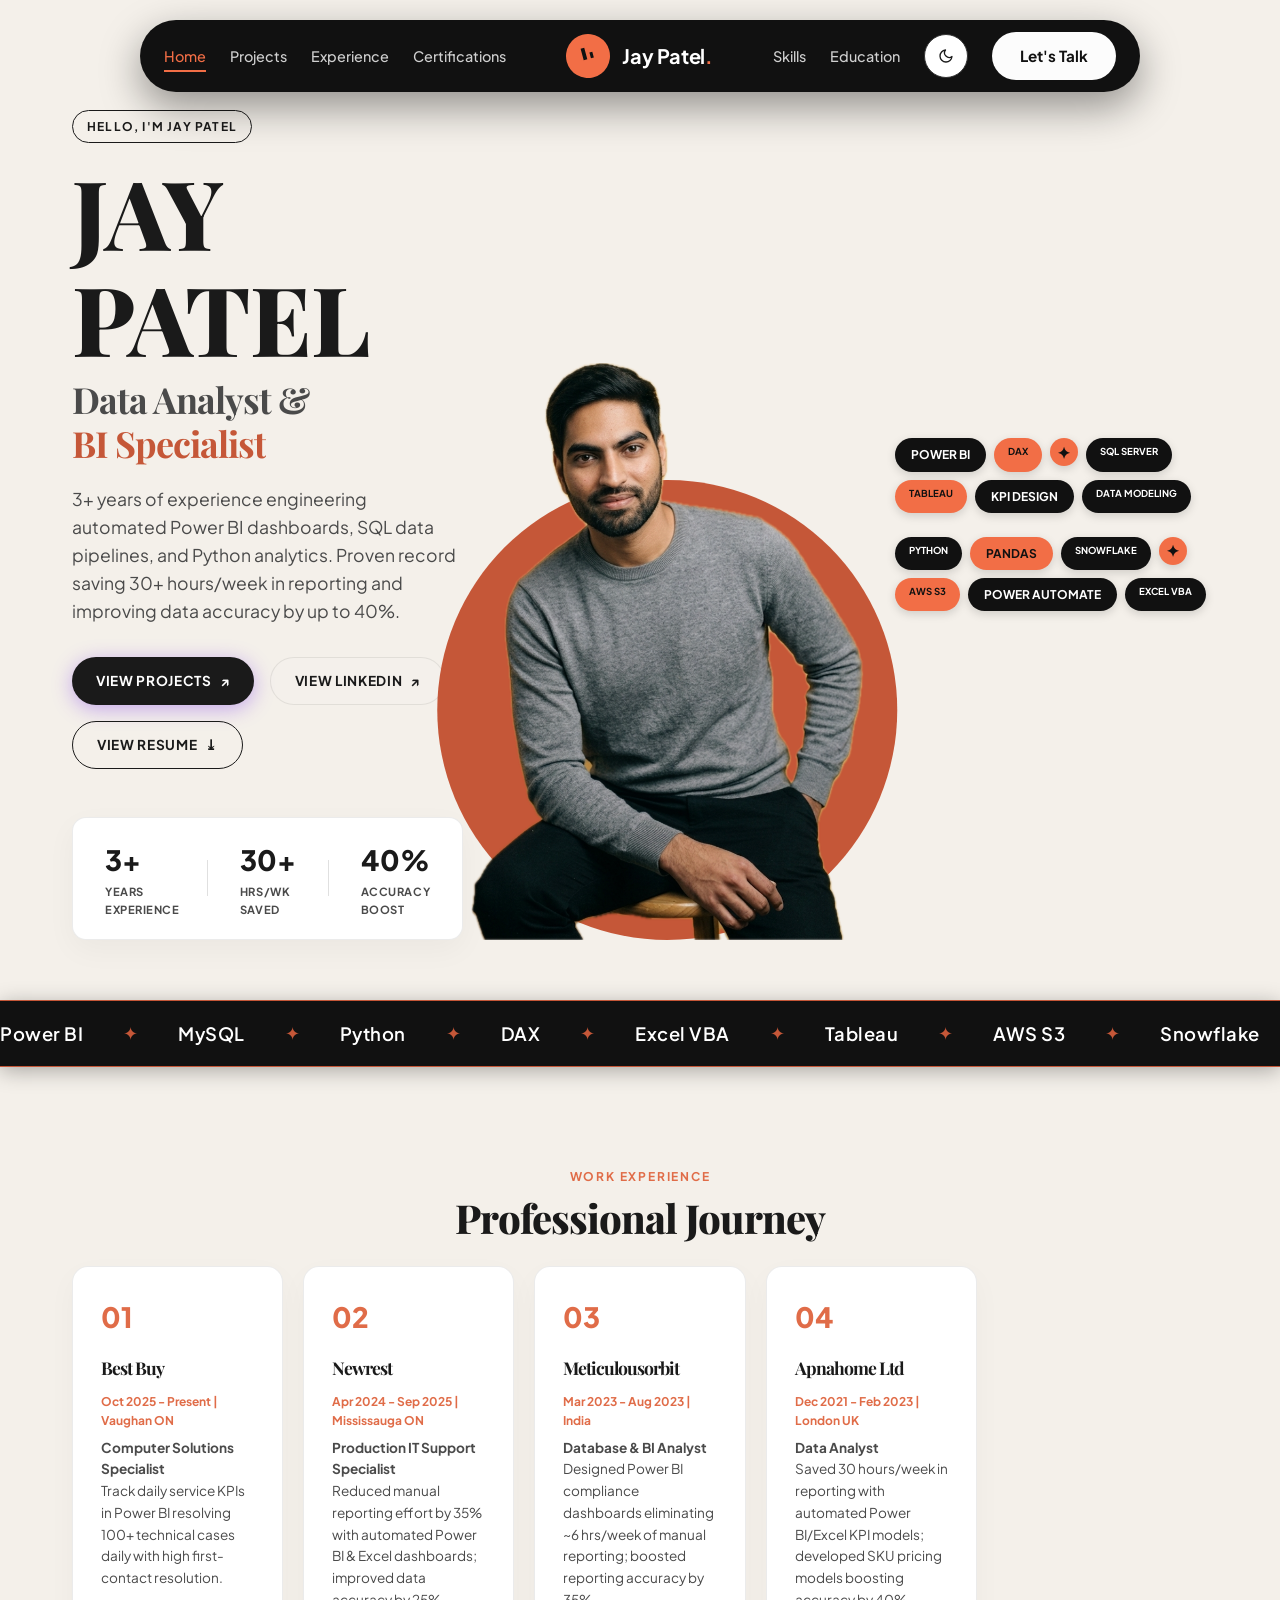
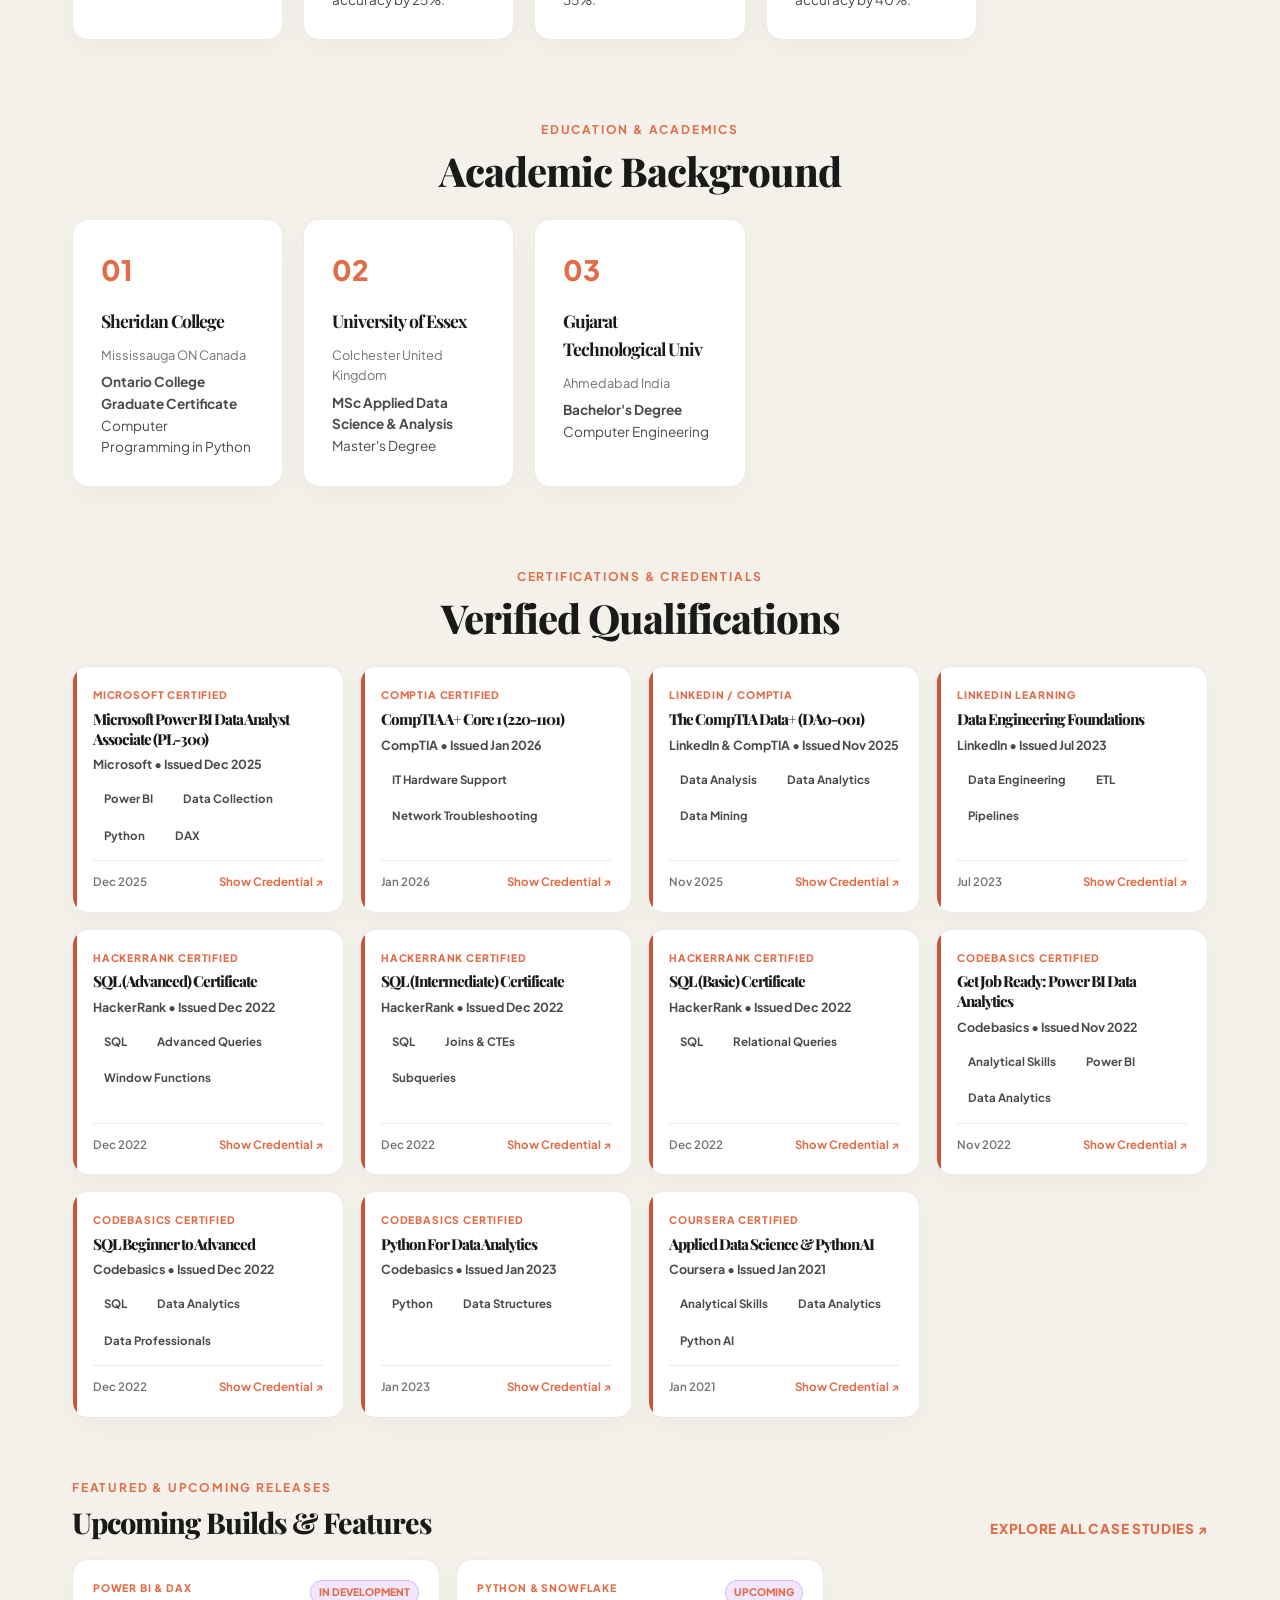
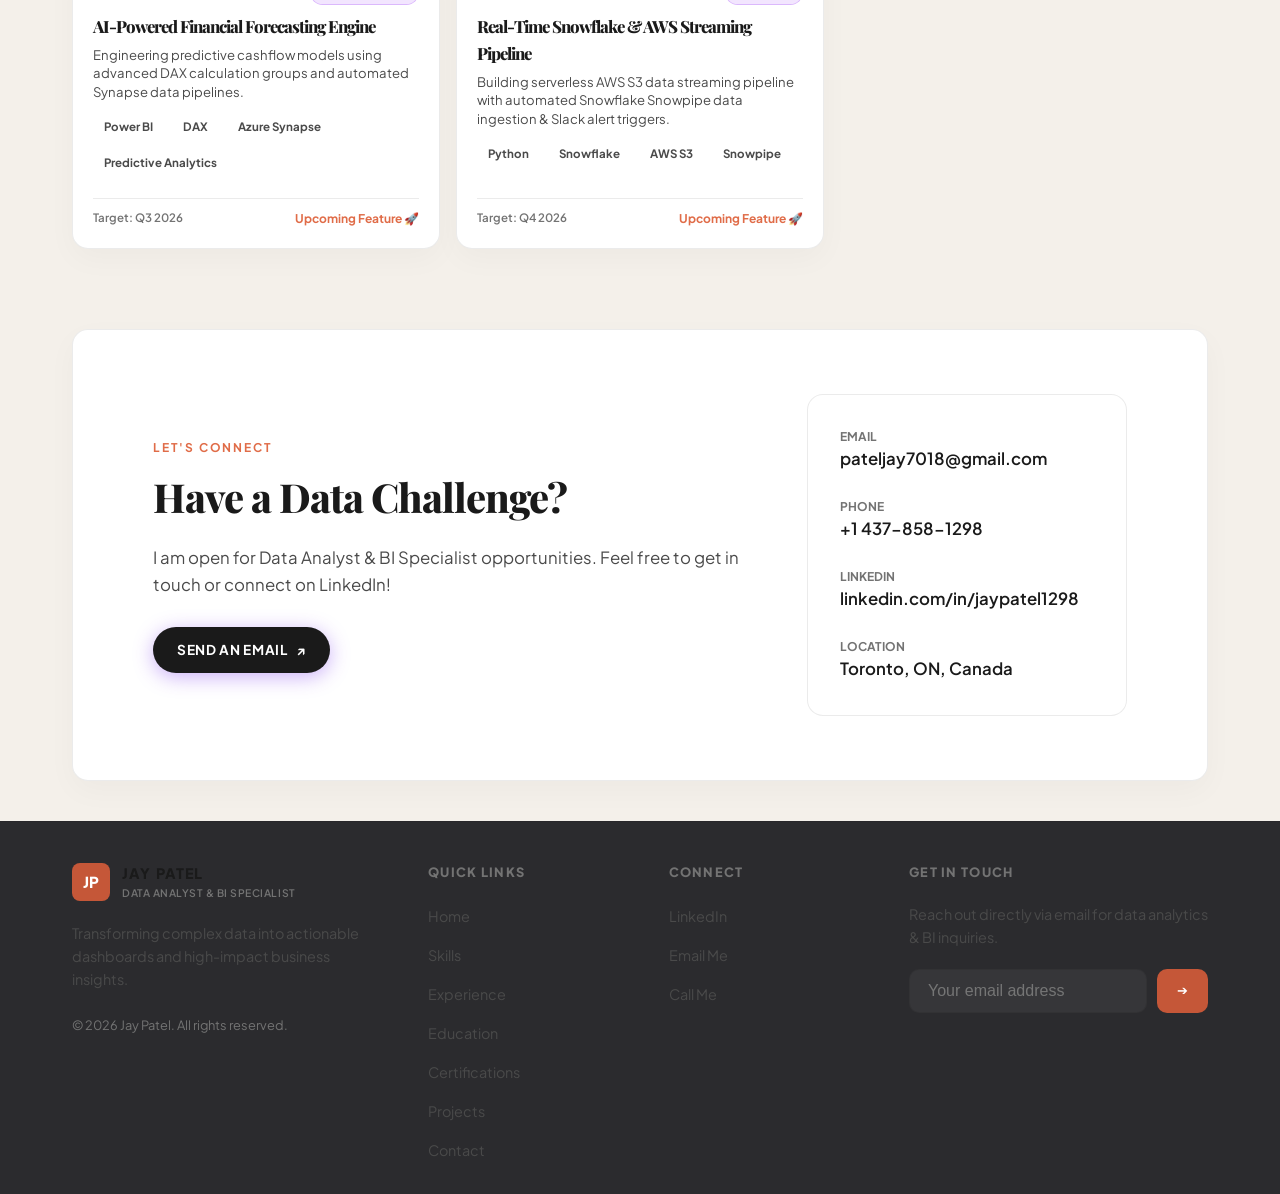
<file: index.html>
<!DOCTYPE html>
<html lang="en">

<head>
  <meta charset="UTF-8" />
  <meta name="viewport" content="width=device-width, initial-scale=1.0, viewport-fit=cover" />
  <title>Jay Patel - Data Analyst & BI Specialist</title>
  <meta name="description" content="Jay Patel — Data Analyst & BI Specialist in Toronto. Power BI dashboards, SQL pipelines and Python analytics that save 30+ hours a week." />
  <link rel="preconnect" href="https://fonts.googleapis.com" />
  <link rel="preconnect" href="https://fonts.gstatic.com" crossorigin />
  <link href="https://fonts.googleapis.com/css2?family=Bebas+Neue&family=Playfair+Display:ital,wght@0,400..900;1,400..900&family=Plus+Jakarta+Sans:wght@300;400;500;600;700;800&display=swap"
    rel="stylesheet" />
  <link rel="stylesheet" href="style.css" />
  <link rel="stylesheet" href="header-pill.css" />
  <link rel="stylesheet" href="light-theme.css" />
</head>

<body>

  <!-- Loading indicator -->
  <div id="loader" class="loader-container">
    <div class="loader-track">
      <div id="loader-bar" class="loader-bar"></div>
    </div>
    <div id="loader-text" class="loader-text">Loading 0%</div>
  </div>

  <!-- Main Website Content Wrapper -->
  <div id="content-wrapper">

    <!-- Dynamic Header Component Placeholder -->
    <div id="header-placeholder"></div>

    <!-- Hero Section -->
    <section id="hero" class="hero-section">
      <div class="container hero-grid">
        <div class="hero-content">
          <div class="pill-badge">HELLO, I'M JAY PATEL</div>
          <h1 class="hero-name">Jay Patel</h1>
          <h2 class="hero-title">Data Analyst & <br /><span class="gradient-text">BI Specialist</span></h2>
          <p class="hero-description">
            3+ years of experience engineering automated Power BI dashboards, SQL data pipelines, and Python analytics.
            Proven record saving 30+ hours/week in reporting and improving data accuracy by up to 40%.
          </p>

          <div class="hero-actions">
            <a href="projects.html" class="btn btn-primary">VIEW PROJECTS <span class="arrow">↗</span></a>
            <a href="https://www.linkedin.com/in/jaypatel1298/" target="_blank" rel="noopener"
              class="btn btn-glass">VIEW LINKEDIN <span class="arrow">↗</span></a>
            <a href="assets/Jay_Patel_Resume.html" target="_blank" class="btn btn-outline">VIEW RESUME <span
                class="arrow">⤓</span></a>
          </div>

          <div class="hero-stats">
            <div class="stat-item">
              <span class="stat-num">3+</span>
              <span class="stat-label">YEARS EXPERIENCE</span>
            </div>
            <div class="stat-divider"></div>
            <div class="stat-item">
              <span class="stat-num">30+</span>
              <span class="stat-label">HRS/WK SAVED</span>
            </div>
            <div class="stat-divider"></div>
            <div class="stat-item">
              <span class="stat-num">40%</span>
              <span class="stat-label">ACCURACY BOOST</span>
            </div>
          </div>
        </div>

        <div class="hero-image-center">
          <div class="orange-circle"></div>
          <img src="frames/Subject.png" alt="Jay Patel" class="hero-subject" />
        </div>

        <div class="hero-floating-elements">
          <div class="ds-badges">
            <span class="pill-large">POWER BI</span>
            <span>DAX</span>
            <span class="pill-icon">✦</span>
            <span>SQL SERVER</span>
            <span>TABLEAU</span>
            <span class="pill-large">KPI DESIGN</span>
            <span>DATA MODELING</span>
          </div>

          <div class="ds-badges">
            <span>PYTHON</span>
            <span class="pill-large">PANDAS</span>
            <span>SNOWFLAKE</span>
            <span class="pill-icon">✦</span>
            <span>AWS S3</span>
            <span class="pill-large">POWER AUTOMATE</span>
            <span>EXCEL VBA</span>
          </div>
        </div>
      </div>
    </section>

    <!-- SECTION: Tech Stack & Skills Ticker Banner (Driven 100% Dynamically from excel/skills.csv) -->
    <section id="skills" class="ticker-section">
      <div class="ticker-marquee-wrapper">
        <div id="skills-track" class="ticker-marquee-track">
          <!-- Dynamic skills rendered live from excel/skills.csv -->
        </div>
      </div>
    </section>

    <!-- SECTION 1: WORK EXPERIENCE (Driven 100% Dynamically from excel/experience.csv) -->
    <section id="experience" class="section">
      <div class="container">
        <div class="section-header-center">
          <span class="section-subtitle">WORK EXPERIENCE</span>
          <h2 class="section-title">Professional Journey</h2>
        </div>

        <div id="experience-grid" class="process-steps">
          <!-- Dynamic work experience cards rendered live from excel/experience.csv -->
        </div>
      </div>
    </section>

    <!-- SECTION 2: EDUCATION & ACADEMICS (Driven 100% Dynamically from excel/education.csv) -->
    <section id="education" class="section">
      <div class="container">
        <div class="section-header-center">
          <span class="section-subtitle">EDUCATION & ACADEMICS</span>
          <h2 class="section-title">Academic Background</h2>
        </div>

        <div id="education-grid" class="process-steps">
          <!-- Dynamic education cards rendered live from excel/education.csv -->
        </div>
      </div>
    </section>

    <!-- SECTION 3: CERTIFICATIONS & CREDENTIALS (Driven 100% Dynamically from excel/certifications.csv) -->
    <section id="certifications" class="section">
      <div class="container">
        <div class="section-header-center">
          <span class="section-subtitle">CERTIFICATIONS & CREDENTIALS</span>
          <h2 class="section-title">Verified Qualifications</h2>
        </div>

        <div id="certs-grid" class="certs-grid">
          <!-- Dynamic certification cards rendered live from excel/certifications.csv -->
        </div>
      </div>
    </section>

    <!-- SECTION 4: UPCOMING & FEATURED PROJECTS (Driven 100% Dynamically from excel/featured_projects.csv) -->
    <section id="projects" class="section section-projects-compact">
      <div class="container">
        <div class="section-header section-header-tight">
          <div>
            <span class="section-subtitle">FEATURED & UPCOMING RELEASES</span>
            <h2 class="section-title section-title-sm">Upcoming Builds & Features</h2>
          </div>
          <a href="projects.html" class="link-more">EXPLORE ALL CASE STUDIES ↗</a>
        </div>

        <div id="compact-projects-grid" class="compact-projects-grid">
          <!-- Dynamic upcoming project cards rendered live from excel/featured_projects.csv -->
        </div>
      </div>
    </section>

    <!-- Contact Section -->
    <section id="contact" class="section contact-section">
      <div class="container">
        <div class="cta-box glass-card">
          <div class="cta-content">
            <span class="section-subtitle">LET'S CONNECT</span>
            <h2 class="cta-title">Have a Data Challenge?</h2>
            <p class="cta-desc">
              I am open for Data Analyst & BI Specialist opportunities. Feel free to get in touch or connect on
              LinkedIn!
            </p>
            <a href="mailto:pateljay7018@gmail.com" class="btn btn-primary cta-btn">SEND AN EMAIL <span
                class="arrow">↗</span></a>
          </div>

          <div class="cta-contact-details">
            <div class="contact-item">
              <span class="contact-label">Email</span>
              <a href="mailto:pateljay7018@gmail.com" class="contact-val">pateljay7018@gmail.com</a>
            </div>
            <div class="contact-item">
              <span class="contact-label">Phone</span>
              <a href="tel:+14378581298" class="contact-val">+1 437-858-1298</a>
            </div>
            <div class="contact-item">
              <span class="contact-label">LinkedIn</span>
              <a href="https://www.linkedin.com/in/jaypatel1298/" target="_blank" rel="noopener"
                class="contact-val">linkedin.com/in/jaypatel1298</a>
            </div>
            <div class="contact-item">
              <span class="contact-label">Location</span>
              <span class="contact-val">Toronto, ON, Canada</span>
            </div>
          </div>
        </div>
      </div>
    </section>

    <!-- Dynamic Footer Component Placeholder -->
    <div id="footer-placeholder"></div>

  </div>

  <script src="script.js"></script>
  <script src="js/component-loader.js"></script>
  <script src="js/excel-loader.js"></script>
</body>

</html>
</file>
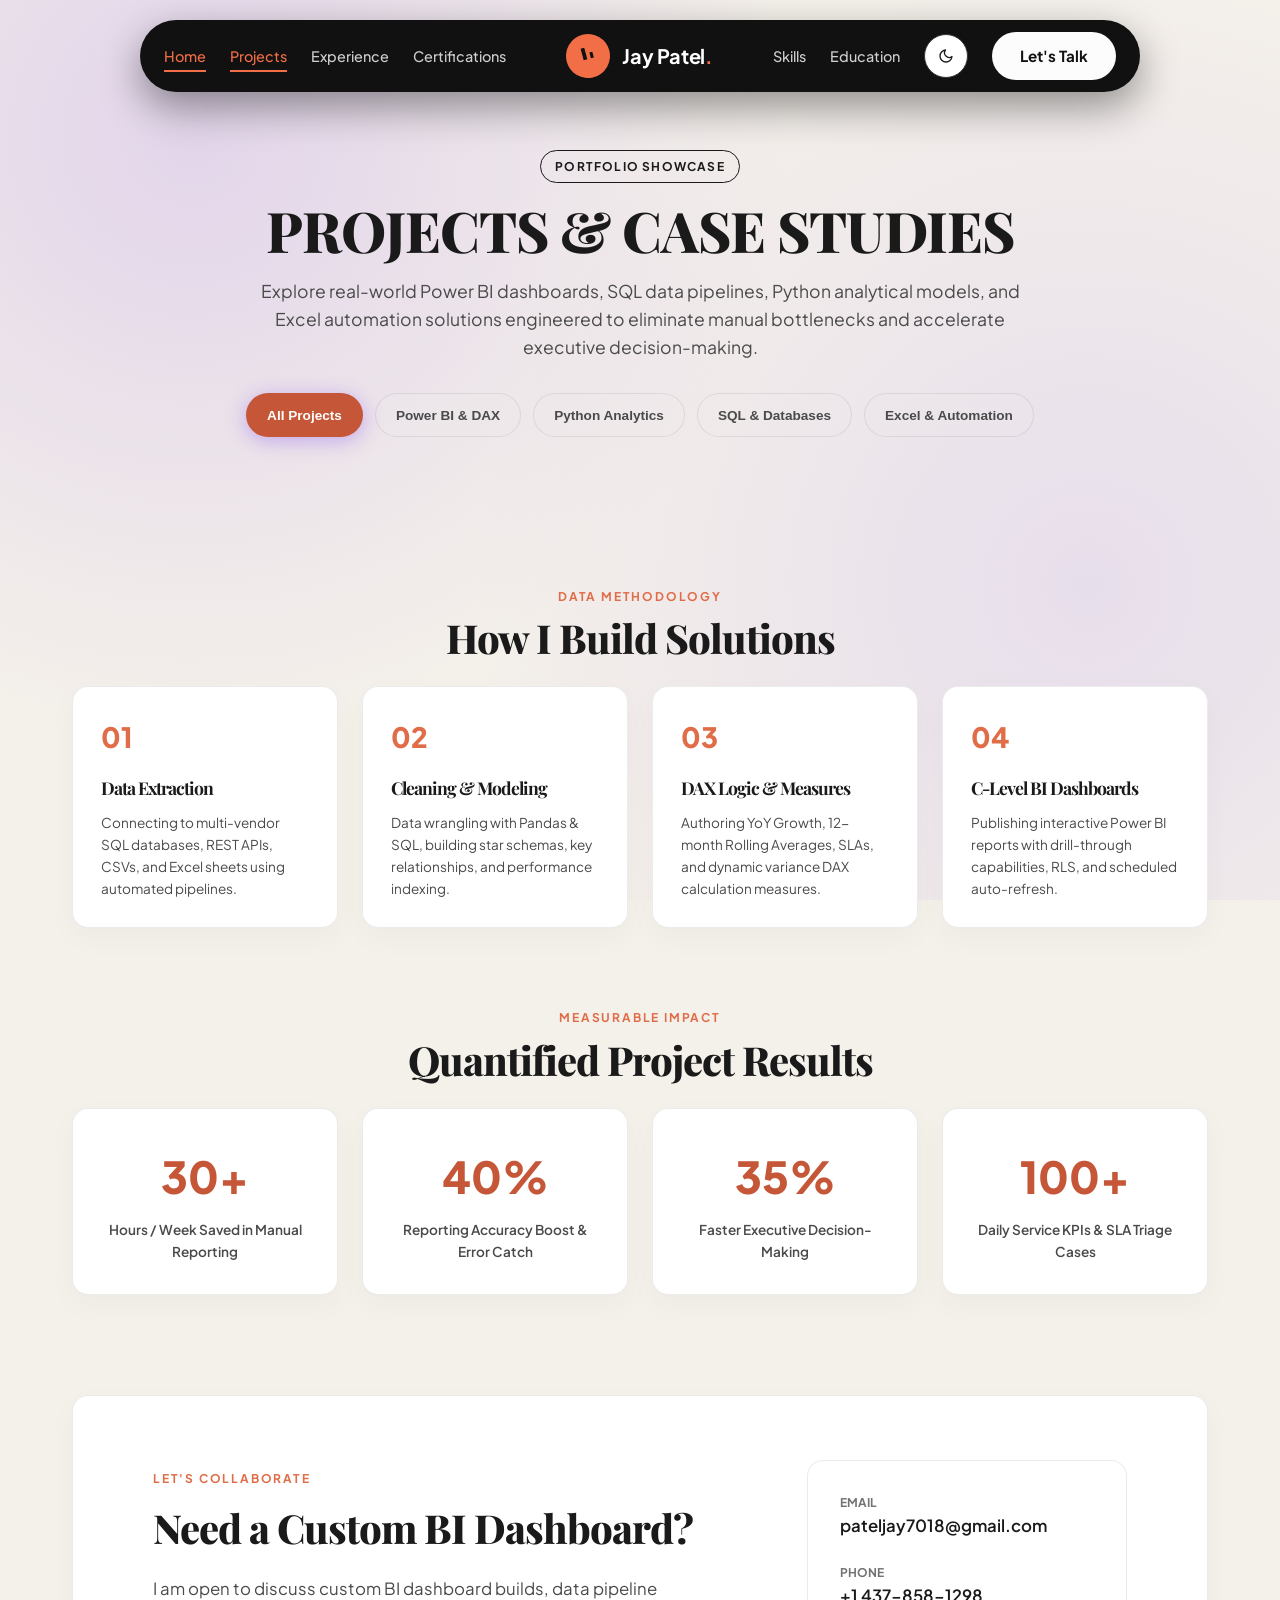
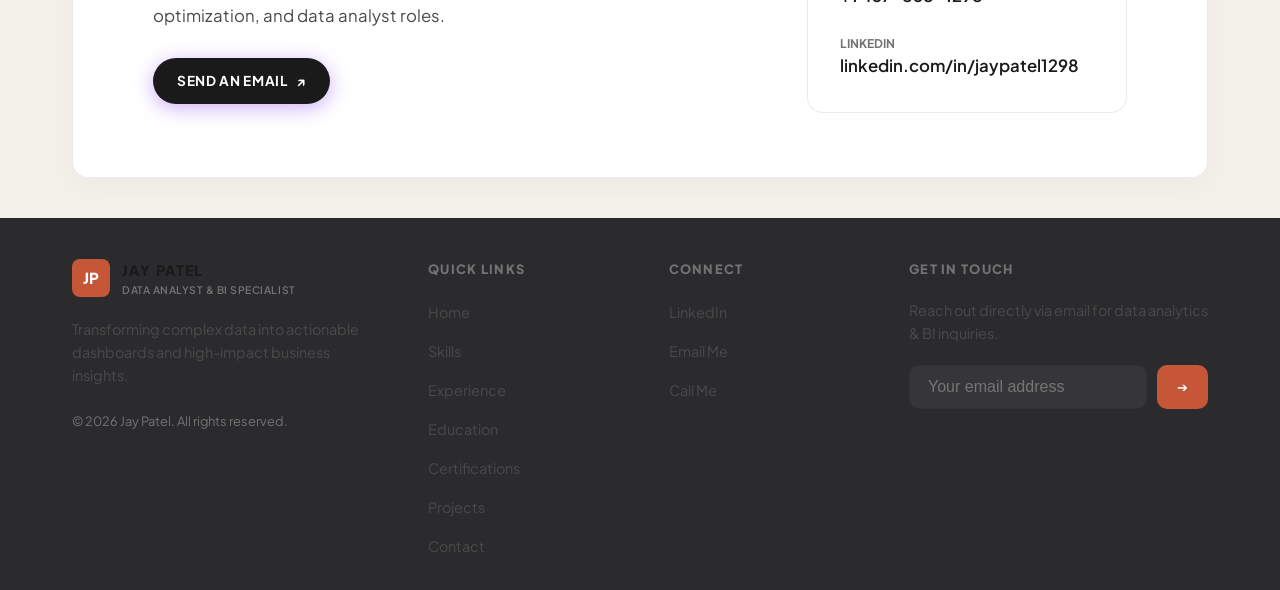
<file: projects.html>
<!DOCTYPE html>
<html lang="en">

<head>
  <meta charset="UTF-8" />
  <meta name="viewport" content="width=device-width, initial-scale=1.0, viewport-fit=cover" />
  <title>Projects & Case Studies - Jay Patel | Data Analyst & BI Specialist</title>
  <meta name="description" content="Power BI dashboards, SQL pipelines, Python analytics and Excel automation case studies by Jay Patel, Data Analyst & BI Specialist." />
  <link rel="preconnect" href="https://fonts.googleapis.com" />
  <link rel="preconnect" href="https://fonts.gstatic.com" crossorigin />
  <link href="https://fonts.googleapis.com/css2?family=Playfair+Display:ital,wght@0,400..900;1,400..900&family=Plus+Jakarta+Sans:wght@300;400;500;600;700;800&display=swap"
    rel="stylesheet" />
  <link rel="stylesheet" href="style.css" />
  <link rel="stylesheet" href="header-pill.css" />
  <link rel="stylesheet" href="light-theme.css" />
  <style>
    /* Dedicated Page Dark Ambient Styling */
    body {
      background: radial-gradient(circle at 15% 15%, rgba(124, 58, 237, 0.15) 0%, transparent 45%),
        radial-gradient(circle at 85% 65%, rgba(139, 92, 246, 0.12) 0%, transparent 50%),
        #08090d;
      background-attachment: fixed;
    }

    .projects-hero {
      padding-top: 150px;
      padding-bottom: 50px;
      text-align: center;
    }

    .projects-hero .hero-name {
      font-size: clamp(2.1rem, 8vw, 3.5rem);
    }

    .projects-hero .hero-description {
      margin: 16px auto 32px;
      max-width: 760px;
    }

    /* Category Filter Tabs */
    .filter-tabs {
      display: flex;
      justify-content: center;
      flex-wrap: wrap;
      gap: 12px;
      margin-bottom: 40px;
    }

    .filter-btn {
      padding: 10px 20px;
      min-height: 44px;
      border-radius: 50px;
      background: rgba(255, 255, 255, 0.04);
      border: 1px solid var(--card-border);
      color: var(--text-secondary);
      font-size: 0.85rem;
      font-weight: 600;
      cursor: pointer;
      transition: all 0.3s ease;
    }

    .filter-btn:hover,
    .filter-btn.active {
      background: var(--accent-gradient);
      color: #ffffff;
      border-color: transparent;
      box-shadow: 0 4px 20px rgba(124, 58, 237, 0.35);
    }

    /* Detailed Project Card Styles */
    .project-detail-card {
      display: flex;
      flex-direction: column;
      height: 100%;
    }

    .project-metrics-badge {
      display: inline-block;
      margin-top: 12px;
      padding: 6px 12px;
      background: rgba(139, 92, 246, 0.15);
      border: 1px solid rgba(139, 92, 246, 0.3);
      border-radius: 6px;
      font-size: 0.75rem;
      font-weight: 700;
      color: var(--accent-purple-light);
    }

    .project-tech-tags span {
      font-size: 0.7rem;
    }

    .section-flush-top { padding-top: 0; }
    .section-tight-top { padding-top: 20px; }
    .section-tight-bottom { padding-bottom: 60px; }

    /* Mobile refinements for this page */
    @media (max-width: 900px) {
      .projects-hero { padding-top: 110px; padding-bottom: 32px; }
    }

    @media (max-width: 600px) {
      .projects-hero { padding-top: 96px; }
      .filter-tabs {
        gap: 8px;
        margin-bottom: 28px;
      }
      .filter-btn {
        padding: 9px 14px;
        font-size: 0.78rem;
        flex: 1 1 44%;
      }
      .section-tight-bottom { padding-bottom: 36px; }
    }
  </style>
</head>

<body>

  <!-- Main Website Content Wrapper -->
  <div id="content-wrapper">

    <!-- Dynamic Header Component Placeholder -->
    <div id="header-placeholder"></div>

    <!-- SECTION 1: Page Hero Header -->
    <section class="projects-hero">
      <div class="container">
        <div class="pill-badge">PORTFOLIO SHOWCASE</div>
        <h1 class="hero-name">Projects & Case Studies</h1>
        <p class="hero-description">
          Explore real-world Power BI dashboards, SQL data pipelines, Python analytical models, and Excel automation
          solutions engineered to eliminate manual bottlenecks and accelerate executive decision-making.
        </p>

        <!-- Category Filter Buttons -->
        <div class="filter-tabs">
          <button class="filter-btn active" onclick="filterProjects('all', this)">All Projects</button>
          <button class="filter-btn" onclick="filterProjects('powerbi', this)">Power BI & DAX</button>
          <button class="filter-btn" onclick="filterProjects('python', this)">Python Analytics</button>
          <button class="filter-btn" onclick="filterProjects('sql', this)">SQL & Databases</button>
          <button class="filter-btn" onclick="filterProjects('excel', this)">Excel & Automation</button>
        </div>
      </div>
    </section>

    <!-- SECTION 2: Complete Projects Showcase Grid (Driven 100% Dynamically from excel/projects.csv) -->
    <section class="section section-flush-top">
      <div class="container">
        <div id="full-projects-grid" class="projects-grid">
          <!-- Dynamic projects rendered live from excel/projects.csv -->
        </div>
      </div>
    </section>

    <!-- SECTION 3: Analytics Methodology Workflow -->
    <section class="section section-tight-top">
      <div class="container">
        <div class="section-header-center">
          <span class="section-subtitle">DATA METHODOLOGY</span>
          <h2 class="section-title">How I Build Solutions</h2>
        </div>

        <div class="method-grid">
          <div class="process-card glass-card">
            <div class="process-num">01</div>
            <h3 class="process-title">Data Extraction</h3>
            <p class="process-desc">Connecting to multi-vendor SQL databases, REST APIs, CSVs, and Excel sheets using
              automated pipelines.</p>
          </div>

          <div class="process-card glass-card">
            <div class="process-num">02</div>
            <h3 class="process-title">Cleaning & Modeling</h3>
            <p class="process-desc">Data wrangling with Pandas & SQL, building star schemas, key relationships, and
              performance indexing.</p>
          </div>

          <div class="process-card glass-card">
            <div class="process-num">03</div>
            <h3 class="process-title">DAX Logic & Measures</h3>
            <p class="process-desc">Authoring YoY Growth, 12-month Rolling Averages, SLAs, and dynamic variance DAX
              calculation measures.</p>
          </div>

          <div class="process-card glass-card">
            <div class="process-num">04</div>
            <h3 class="process-title">C-Level BI Dashboards</h3>
            <p class="process-desc">Publishing interactive Power BI reports with drill-through capabilities, RLS, and
              scheduled auto-refresh.</p>
          </div>
        </div>
      </div>
    </section>

    <!-- SECTION 4: Quantified Business Results Metrics -->
    <section class="section section-tight-bottom">
      <div class="container">
        <div class="section-header-center">
          <span class="section-subtitle">MEASURABLE IMPACT</span>
          <h2 class="section-title">Quantified Project Results</h2>
        </div>

        <div class="impact-grid">
          <div class="impact-card glass-card">
            <div class="impact-num gradient-text">30+</div>
            <div class="impact-label">Hours / Week Saved in Manual Reporting</div>
          </div>

          <div class="impact-card glass-card">
            <div class="impact-num gradient-text">40%</div>
            <div class="impact-label">Reporting Accuracy Boost & Error Catch</div>
          </div>

          <div class="impact-card glass-card">
            <div class="impact-num gradient-text">35%</div>
            <div class="impact-label">Faster Executive Decision-Making</div>
          </div>

          <div class="impact-card glass-card">
            <div class="impact-num gradient-text">100+</div>
            <div class="impact-label">Daily Service KPIs & SLA Triage Cases</div>
          </div>
        </div>
      </div>
    </section>

    <!-- Contact CTA Section -->
    <section id="contact" class="section contact-section">
      <div class="container">
        <div class="cta-box glass-card">
          <div class="cta-content">
            <span class="section-subtitle">LET'S COLLABORATE</span>
            <h2 class="cta-title">Need a Custom BI Dashboard?</h2>
            <p class="cta-desc">
              I am open to discuss custom BI dashboard builds, data pipeline optimization, and data analyst roles.
            </p>
            <a href="mailto:pateljay7018@gmail.com" class="btn btn-primary cta-btn">SEND AN EMAIL <span
                class="arrow">↗</span></a>
          </div>

          <div class="cta-contact-details">
            <div class="contact-item">
              <span class="contact-label">Email</span>
              <a href="mailto:pateljay7018@gmail.com" class="contact-val">pateljay7018@gmail.com</a>
            </div>
            <div class="contact-item">
              <span class="contact-label">Phone</span>
              <a href="tel:+14378581298" class="contact-val">+1 437-858-1298</a>
            </div>
            <div class="contact-item">
              <span class="contact-label">LinkedIn</span>
              <a href="https://www.linkedin.com/in/jaypatel1298/" target="_blank" rel="noopener"
                class="contact-val">linkedin.com/in/jaypatel1298</a>
            </div>
          </div>
        </div>
      </div>
    </section>

    <!-- Footer (Unified Component) -->
    <!-- Dynamic Footer Component Placeholder -->
    <div id="footer-placeholder"></div>

  </div>

  <script>
    // Client-side Category Filter for Projects Page
    function filterProjects(category, btn) {
      const buttons = document.querySelectorAll('.filter-btn');
      buttons.forEach(b => b.classList.remove('active'));
      btn.classList.add('active');

      const cards = document.querySelectorAll('.project-detail-card');
      cards.forEach(card => {
        const cat = card.getAttribute('data-category') || '';
        if (category === 'all' || cat.includes(category)) {
          card.style.display = 'flex';
        } else {
          card.style.display = 'none';
        }
      });
    }
  </script>
  <script src="js/component-loader.js"></script>
  <script src="js/excel-loader.js"></script>
</body>

</html>
</file>
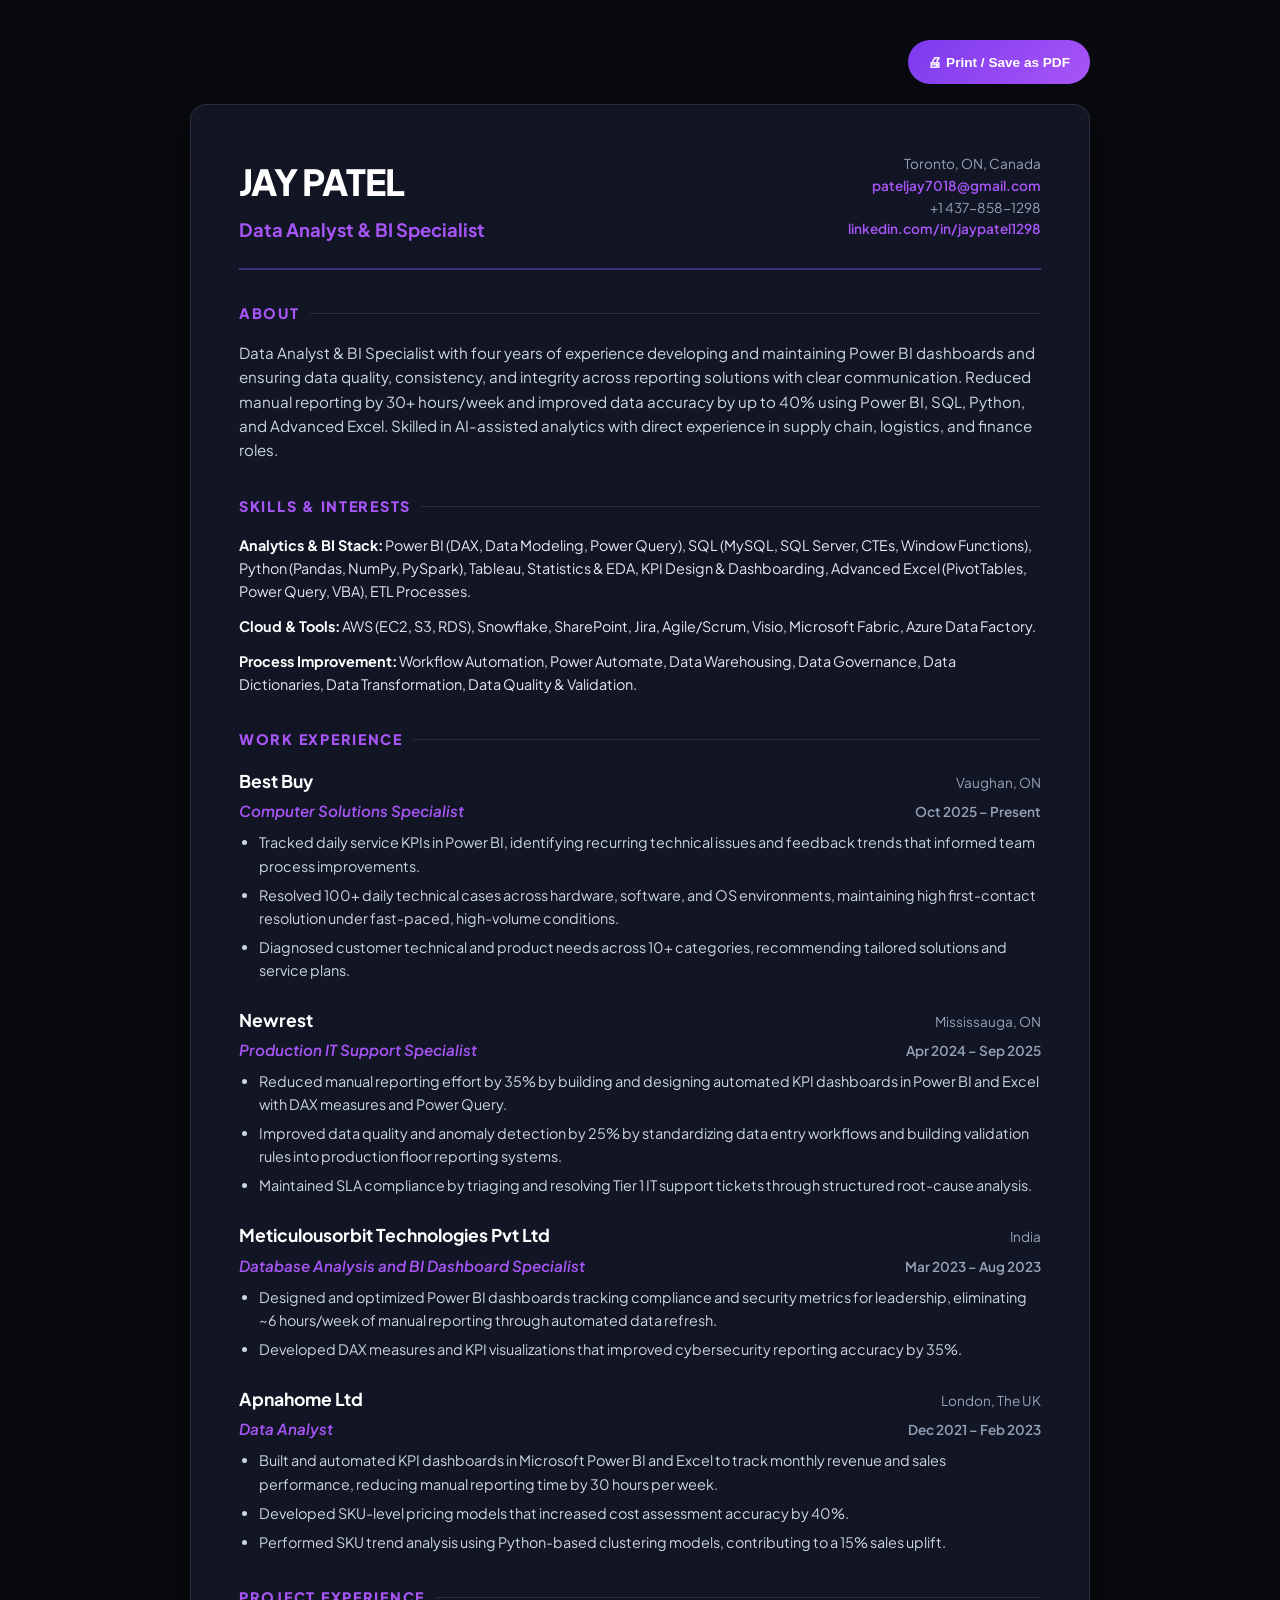
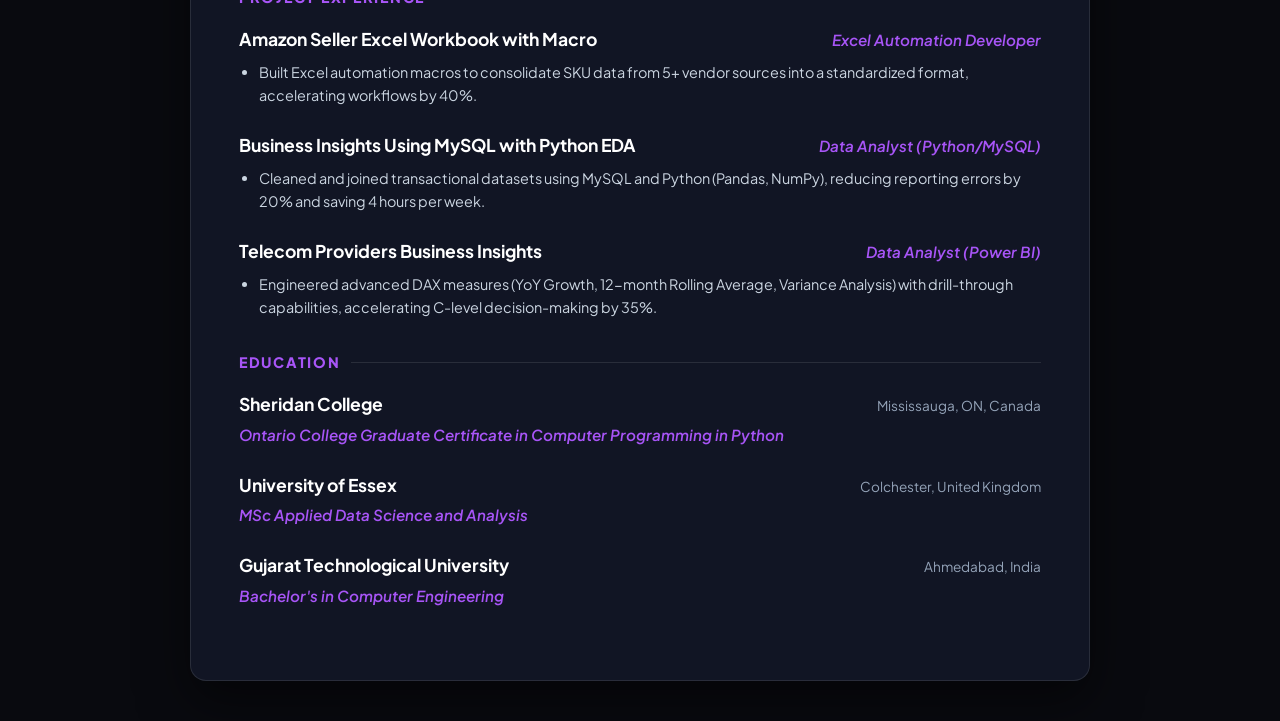
<file: assets/Jay_Patel_Resume.html>
<!DOCTYPE html>
<html lang="en">
<head>
  <meta charset="UTF-8" />
  <meta name="viewport" content="width=device-width, initial-scale=1.0" />
  <title>Jay Patel — Resume / Curriculum Vitae</title>
  <link rel="preconnect" href="https://fonts.googleapis.com" />
  <link rel="preconnect" href="https://fonts.gstatic.com" crossorigin />
  <link href="https://fonts.googleapis.com/css2?family=Plus+Jakarta+Sans:wght@300;400;500;600;700;800&display=swap" rel="stylesheet" />
  <style>
    * { margin: 0; padding: 0; box-sizing: border-box; }
    body {
      font-family: 'Plus Jakarta Sans', sans-serif;
      background: #090a0f;
      color: #e2e8f0;
      line-height: 1.6;
      padding: 40px 20px;
    }
    .resume-paper {
      max-width: 900px;
      margin: 0 auto;
      background: #111524;
      border: 1px solid rgba(255, 255, 255, 0.1);
      border-radius: 16px;
      padding: 48px;
      box-shadow: 0 20px 50px rgba(0, 0, 0, 0.5);
    }
    .header {
      border-bottom: 2px solid rgba(139, 92, 246, 0.4);
      padding-bottom: 24px;
      margin-bottom: 32px;
      display: flex;
      justify-content: space-between;
      align-items: flex-start;
      gap: 20px;
      flex-wrap: wrap;
    }
    .name { font-size: clamp(1.7rem, 6vw, 2.25rem); font-weight: 800; color: #ffffff; letter-spacing: -0.02em; }
    .title { font-size: 1.15rem; font-weight: 700; color: #a855f7; margin-top: 4px; }
    .contact-info { text-align: right; font-size: 0.85rem; color: #94a3b8; overflow-wrap: anywhere; }
    .contact-info a { color: #a855f7; text-decoration: none; font-weight: 600; }
    .contact-info a:hover { text-decoration: underline; }
    .section-title {
      font-size: 0.9rem;
      font-weight: 800;
      letter-spacing: 0.12em;
      text-transform: uppercase;
      color: #a855f7;
      margin-top: 32px;
      margin-bottom: 16px;
      display: flex;
      align-items: center;
      gap: 10px;
    }
    .section-title::after {
      content: '';
      flex: 1;
      height: 1px;
      background: rgba(255, 255, 255, 0.1);
    }
    .summary { font-size: 0.95rem; color: #cbd5e1; }
    .experience-item, .education-item { margin-bottom: 24px; }
    .item-header { display: flex; justify-content: space-between; align-items: baseline; gap: 12px; flex-wrap: wrap; margin-bottom: 4px; }
    .comp-name { font-size: 1.1rem; font-weight: 700; color: #ffffff; }
    .location { font-size: 0.85rem; color: #94a3b8; }
    .role-title { font-size: 0.95rem; font-weight: 600; color: #a855f7; font-style: italic; }
    .dates { font-size: 0.85rem; font-weight: 600; color: #94a3b8; }
    ul { margin-left: 20px; margin-top: 8px; color: #cbd5e1; font-size: 0.9rem; }
    li { margin-bottom: 6px; }
    .skills-group { margin-bottom: 12px; font-size: 0.9rem; }
    .skills-label { font-weight: 700; color: #ffffff; }
    .print-bar {
      max-width: 900px;
      margin: 0 auto 20px;
      display: flex;
      justify-content: flex-end;
      gap: 12px;
    }
    .btn {
      padding: 10px 20px;
      min-height: 44px;
      border-radius: 50px;
      background: linear-gradient(135deg, #7c3aed, #a855f7);
      color: white;
      text-decoration: none;
      font-weight: 700;
      font-size: 0.85rem;
      border: none;
      cursor: pointer;
    }

    @media (max-width: 600px) {
      body { padding: 20px 14px; }
      .resume-paper { padding: 24px 20px; border-radius: 14px; }
      .header { flex-direction: column; }
      .contact-info { text-align: left; }
      .print-bar { justify-content: stretch; }
      .print-bar .btn { width: 100%; }
      ul { margin-left: 16px; }
    }

    @media print {
      body { background: white; color: black; padding: 0; }
      .resume-paper { border: none; box-shadow: none; padding: 0; background: white; }
      .name, .comp-name, .skills-label { color: black; }
      .title, .role-title, .section-title { color: #6b21a8; }
      .summary, ul, li { color: #334155; }
      .print-bar { display: none; }
    }
  </style>
</head>
<body>

  <div class="print-bar">
    <button onclick="window.print()" class="btn">🖨 Print / Save as PDF</button>
  </div>

  <div class="resume-paper">
    <header class="header">
      <div>
        <h1 class="name">JAY PATEL</h1>
        <div class="title">Data Analyst & BI Specialist</div>
      </div>
      <div class="contact-info">
        <div>Toronto, ON, Canada</div>
        <div><a href="mailto:pateljay7018@gmail.com">pateljay7018@gmail.com</a></div>
        <div>+1 437-858-1298</div>
        <div><a href="https://www.linkedin.com/in/jaypatel1298/" target="_blank" rel="noopener">linkedin.com/in/jaypatel1298</a></div>
      </div>
    </header>

    <div class="section-title">ABOUT</div>
    <p class="summary">
      Data Analyst & BI Specialist with four years of experience developing and maintaining Power BI dashboards and ensuring data quality, consistency, and integrity across reporting solutions with clear communication. Reduced manual reporting by 30+ hours/week and improved data accuracy by up to 40% using Power BI, SQL, Python, and Advanced Excel. Skilled in AI-assisted analytics with direct experience in supply chain, logistics, and finance roles.
    </p>

    <div class="section-title">SKILLS & INTERESTS</div>
    <div class="skills-group">
      <span class="skills-label">Analytics & BI Stack:</span> Power BI (DAX, Data Modeling, Power Query), SQL (MySQL, SQL Server, CTEs, Window Functions), Python (Pandas, NumPy, PySpark), Tableau, Statistics & EDA, KPI Design & Dashboarding, Advanced Excel (PivotTables, Power Query, VBA), ETL Processes.
    </div>
    <div class="skills-group">
      <span class="skills-label">Cloud & Tools:</span> AWS (EC2, S3, RDS), Snowflake, SharePoint, Jira, Agile/Scrum, Visio, Microsoft Fabric, Azure Data Factory.
    </div>
    <div class="skills-group">
      <span class="skills-label">Process Improvement:</span> Workflow Automation, Power Automate, Data Warehousing, Data Governance, Data Dictionaries, Data Transformation, Data Quality & Validation.
    </div>

    <div class="section-title">WORK EXPERIENCE</div>

    <div class="experience-item">
      <div class="item-header">
        <span class="comp-name">Best Buy</span>
        <span class="location">Vaughan, ON</span>
      </div>
      <div class="item-header">
        <span class="role-title">Computer Solutions Specialist</span>
        <span class="dates">Oct 2025 – Present</span>
      </div>
      <ul>
        <li>Tracked daily service KPIs in Power BI, identifying recurring technical issues and feedback trends that informed team process improvements.</li>
        <li>Resolved 100+ daily technical cases across hardware, software, and OS environments, maintaining high first-contact resolution under fast-paced, high-volume conditions.</li>
        <li>Diagnosed customer technical and product needs across 10+ categories, recommending tailored solutions and service plans.</li>
      </ul>
    </div>

    <div class="experience-item">
      <div class="item-header">
        <span class="comp-name">Newrest</span>
        <span class="location">Mississauga, ON</span>
      </div>
      <div class="item-header">
        <span class="role-title">Production IT Support Specialist</span>
        <span class="dates">Apr 2024 – Sep 2025</span>
      </div>
      <ul>
        <li>Reduced manual reporting effort by 35% by building and designing automated KPI dashboards in Power BI and Excel with DAX measures and Power Query.</li>
        <li>Improved data quality and anomaly detection by 25% by standardizing data entry workflows and building validation rules into production floor reporting systems.</li>
        <li>Maintained SLA compliance by triaging and resolving Tier 1 IT support tickets through structured root-cause analysis.</li>
      </ul>
    </div>

    <div class="experience-item">
      <div class="item-header">
        <span class="comp-name">Meticulousorbit Technologies Pvt Ltd</span>
        <span class="location">India</span>
      </div>
      <div class="item-header">
        <span class="role-title">Database Analysis and BI Dashboard Specialist</span>
        <span class="dates">Mar 2023 – Aug 2023</span>
      </div>
      <ul>
        <li>Designed and optimized Power BI dashboards tracking compliance and security metrics for leadership, eliminating ~6 hours/week of manual reporting through automated data refresh.</li>
        <li>Developed DAX measures and KPI visualizations that improved cybersecurity reporting accuracy by 35%.</li>
      </ul>
    </div>

    <div class="experience-item">
      <div class="item-header">
        <span class="comp-name">Apnahome Ltd</span>
        <span class="location">London, The UK</span>
      </div>
      <div class="item-header">
        <span class="role-title">Data Analyst</span>
        <span class="dates">Dec 2021 – Feb 2023</span>
      </div>
      <ul>
        <li>Built and automated KPI dashboards in Microsoft Power BI and Excel to track monthly revenue and sales performance, reducing manual reporting time by 30 hours per week.</li>
        <li>Developed SKU-level pricing models that increased cost assessment accuracy by 40%.</li>
        <li>Performed SKU trend analysis using Python-based clustering models, contributing to a 15% sales uplift.</li>
      </ul>
    </div>

    <div class="section-title">PROJECT EXPERIENCE</div>

    <div class="experience-item">
      <div class="item-header">
        <span class="comp-name">Amazon Seller Excel Workbook with Macro</span>
        <span class="role-title">Excel Automation Developer</span>
      </div>
      <ul>
        <li>Built Excel automation macros to consolidate SKU data from 5+ vendor sources into a standardized format, accelerating workflows by 40%.</li>
      </ul>
    </div>

    <div class="experience-item">
      <div class="item-header">
        <span class="comp-name">Business Insights Using MySQL with Python EDA</span>
        <span class="role-title">Data Analyst (Python/MySQL)</span>
      </div>
      <ul>
        <li>Cleaned and joined transactional datasets using MySQL and Python (Pandas, NumPy), reducing reporting errors by 20% and saving 4 hours per week.</li>
      </ul>
    </div>

    <div class="experience-item">
      <div class="item-header">
        <span class="comp-name">Telecom Providers Business Insights</span>
        <span class="role-title">Data Analyst (Power BI)</span>
      </div>
      <ul>
        <li>Engineered advanced DAX measures (YoY Growth, 12-month Rolling Average, Variance Analysis) with drill-through capabilities, accelerating C-level decision-making by 35%.</li>
      </ul>
    </div>

    <div class="section-title">EDUCATION</div>

    <div class="education-item">
      <div class="item-header">
        <span class="comp-name">Sheridan College</span>
        <span class="location">Mississauga, ON, Canada</span>
      </div>
      <div class="role-title">Ontario College Graduate Certificate in Computer Programming in Python</div>
    </div>

    <div class="education-item">
      <div class="item-header">
        <span class="comp-name">University of Essex</span>
        <span class="location">Colchester, United Kingdom</span>
      </div>
      <div class="role-title">MSc Applied Data Science and Analysis</div>
    </div>

    <div class="education-item">
      <div class="item-header">
        <span class="comp-name">Gujarat Technological University</span>
        <span class="location">Ahmedabad, India</span>
      </div>
      <div class="role-title">Bachelor's in Computer Engineering</div>
    </div>
  </div>

</body>
</html>
</file>
<file: style.css>
* {
  margin: 0;
  padding: 0;
  box-sizing: border-box;
}

:root {
  --bg-dark: #08090d;
  --card-bg: rgba(16, 20, 32, 0.65);
  --card-border: rgba(255, 255, 255, 0.08);
  --accent-purple: #8b5cf6;
  --accent-purple-light: #a855f7;
  --accent-gradient: linear-gradient(135deg, #7c3aed 0%, #a855f7 100%);
  --text-primary: #ffffff;
  --text-secondary: #94a3b8;
  --text-muted: #64748b;
  --font-family: 'Plus Jakarta Sans', -apple-system, BlinkMacSystemFont, sans-serif;
}

html {
  scroll-behavior: smooth;
  -webkit-text-size-adjust: 100%;
}

body {
  background-color: var(--bg-dark);
  color: var(--text-primary);
  font-family: var(--font-family);
  overflow-x: hidden;
  line-height: 1.6;
}

img, svg, video {
  max-width: 100%;
}

/* Loader */
.loader-container {
  position: fixed;
  top: 0;
  left: 0;
  width: 100vw;
  height: 100vh;
  background: var(--bg-dark);
  display: flex;
  flex-direction: column;
  align-items: center;
  justify-content: center;
  z-index: 9999;
  transition: opacity 0.5s ease, visibility 0.5s ease;
}

.loader-container.hidden {
  opacity: 0;
  visibility: hidden;
  pointer-events: none;
}

.loader-track {
  width: 220px;
  height: 4px;
  background: rgba(255, 255, 255, 0.1);
  border-radius: 4px;
  overflow: hidden;
  margin-bottom: 12px;
}

.loader-bar {
  width: 0%;
  height: 100%;
  background: var(--accent-gradient);
  transition: width 0.1s linear;
}

.loader-text {
  font-size: 0.85rem;
  color: var(--text-secondary);
  letter-spacing: 0.05em;
}

/* Background Canvas Scroll Viewport */
.canvas-container {
  position: fixed;
  top: 0;
  left: 0;
  width: 100vw;
  height: 100vh;
  z-index: 0;
  pointer-events: none;
  overflow: hidden;
}

#scroll-canvas {
  display: block;
  width: 100%;
  height: 100%;
  object-fit: contain;
}

.canvas-overlay {
  position: absolute;
  top: 0;
  left: 0;
  width: 100%;
  height: 100%;
  background: radial-gradient(circle at center, rgba(8, 9, 13, 0.35) 0%, rgba(8, 9, 13, 0.75) 100%);
}

/* Main Content Wrapper */
#content-wrapper {
  position: relative;
  z-index: 10;
}

.container {
  width: 95%;
  max-width: 1560px;
  margin: 0 auto;
  padding: 0 40px;
}

/* Glassmorphism Card Utilities */
.glass-card {
  background: var(--card-bg);
  backdrop-filter: blur(16px);
  -webkit-backdrop-filter: blur(16px);
  border: 1px solid var(--card-border);
  border-radius: 16px;
  box-shadow: 0 10px 30px rgba(0, 0, 0, 0.3);
  transition: transform 0.3s ease, border-color 0.3s ease, box-shadow 0.3s ease;
}

.glass-card:hover {
  border-color: rgba(139, 92, 246, 0.3);
  box-shadow: 0 12px 40px rgba(139, 92, 246, 0.15);
}

/* Section Header Typography */
.section {
  padding: 40px 0;
}

.section-subtitle {
  font-size: 0.75rem;
  font-weight: 700;
  color: var(--accent-purple-light);
  letter-spacing: 0.15em;
  text-transform: uppercase;
  display: block;
  margin-bottom: 8px;
}

.section-title {
  font-size: clamp(1.65rem, 5vw, 2.5rem);
  font-weight: 800;
  color: var(--text-primary);
  line-height: 1.2;
}

.section-header {
  display: flex;
  justify-content: space-between;
  align-items: flex-end;
  gap: 16px;
  flex-wrap: wrap;
  margin-bottom: 24px;
}

.section-header-center {
  text-align: center;
  margin-bottom: 24px;
}

.section-header-tight { margin-bottom: 20px; }
.section-title-sm { font-size: clamp(1.4rem, 4.6vw, 1.8rem); }
.section-projects-compact { padding-top: 20px; padding-bottom: 40px; }

.link-more {
  font-size: 0.85rem;
  font-weight: 800;
  letter-spacing: 0.05em;
  color: var(--accent-purple-light);
  text-decoration: none;
  white-space: nowrap;
}

.link-more:hover { text-decoration: underline; }

.gradient-text {
  background: var(--accent-gradient);
  -webkit-background-clip: text;
  background-clip: text;
  -webkit-text-fill-color: transparent;
}

/* Responsive grid column helpers (set by js/excel-loader.js) */
.g-cols-1, .g-cols-2, .g-cols-3, .g-cols-4 { display: grid; }
.g-cols-1 { grid-template-columns: 1fr; }
.g-cols-2 { grid-template-columns: repeat(2, minmax(0, 1fr)); }
.g-cols-3 { grid-template-columns: repeat(3, minmax(0, 1fr)); }
.g-cols-4 { grid-template-columns: repeat(4, minmax(0, 1fr)); }
.is-marquee { display: block; }

/* Buttons */
.btn {
  display: inline-flex;
  align-items: center;
  justify-content: center;
  gap: 8px;
  padding: 12px 24px;
  min-height: 44px;
  border-radius: 50px;
  font-size: 0.85rem;
  font-weight: 700;
  letter-spacing: 0.05em;
  text-decoration: none;
  transition: all 0.3s ease;
  cursor: pointer;
}

.btn-primary {
  background: var(--accent-gradient);
  color: #ffffff;
  border: none;
  box-shadow: 0 4px 20px rgba(124, 58, 237, 0.4);
}

.btn-primary:hover {
  transform: translateY(-2px);
  box-shadow: 0 6px 24px rgba(124, 58, 237, 0.6);
}

.btn-glass {
  background: rgba(255, 255, 255, 0.05);
  color: var(--text-primary);
  border: 1px solid var(--card-border);
}

.btn-glass:hover {
  background: rgba(255, 255, 255, 0.1);
  border-color: rgba(255, 255, 255, 0.2);
}

.btn-outline {
  background: transparent;
  color: var(--text-primary);
  border: 1px solid rgba(139, 92, 246, 0.4);
}

.btn-outline:hover {
  background: rgba(139, 92, 246, 0.1);
  border-color: var(--accent-purple-light);
}

/* Navigation Bar */
.navbar {
  position: fixed;
  top: 0;
  left: 0;
  width: 100%;
  z-index: 1000;
  padding: 20px 0;
  background: rgba(8, 9, 13, 0.7);
  backdrop-filter: blur(12px);
  border-bottom: 1px solid rgba(255, 255, 255, 0.05);
}

.nav-container {
  width: 95%;
  max-width: 1560px;
  margin: 0 auto;
  padding: 0 40px;
  display: flex;
  align-items: center;
  justify-content: space-between;
}

.brand-logo {
  display: flex;
  align-items: center;
  gap: 12px;
  text-decoration: none;
}

.logo-badge {
  width: 38px;
  height: 38px;
  flex-shrink: 0;
  background: var(--accent-gradient);
  border-radius: 8px;
  display: flex;
  align-items: center;
  justify-content: center;
  font-weight: 800;
  font-size: 0.95rem;
  color: #ffffff;
}

.logo-text {
  display: flex;
  flex-direction: column;
  min-width: 0;
}

.logo-name {
  font-size: 0.9rem;
  font-weight: 800;
  letter-spacing: 0.08em;
  color: var(--text-primary);
}

.logo-sub {
  font-size: 0.65rem;
  font-weight: 600;
  color: var(--text-muted);
  letter-spacing: 0.05em;
}

.nav-menu {
  display: flex;
  align-items: center;
  gap: 36px;
}

.nav-link {
  color: var(--text-secondary);
  text-decoration: none;
  font-size: 0.9rem;
  font-weight: 600;
  transition: color 0.2s ease;
}

.nav-link:hover, .nav-link.active {
  color: var(--text-primary);
}

/* Hero Section */
.hero-section {
  padding-top: 110px;
  padding-bottom: 40px;
  min-height: auto;
  display: flex;
  align-items: center;
}

.hero-grid {
  display: grid;
  grid-template-columns: 1fr 1fr 0.8fr;
  gap: 20px;
  align-items: center;
  position: relative;
}

.hero-content {
  min-width: 0;
}

.hero-image-center {
  position: relative;
  display: flex;
  justify-content: center;
  align-items: flex-end;
  height: 100%;
  transform: translateX(-3%);
}

.orange-circle {
  position: absolute;
  width: 460px;
  height: 460px;
  max-width: 80vw;
  max-height: 80vw;
  background-color: #c55738;
  border-radius: 50%;
  bottom: 0;
  z-index: 0;
}

.hero-subject {
  position: relative;
  z-index: 1;
  max-width: 100%;
  max-height: 600px;
  object-fit: contain;
}

.pill-badge {
  display: inline-block;
  padding: 6px 14px;
  background: rgba(139, 92, 246, 0.12);
  border: 1px solid rgba(139, 92, 246, 0.3);
  border-radius: 50px;
  font-size: 0.75rem;
  font-weight: 700;
  color: var(--accent-purple-light);
  letter-spacing: 0.1em;
  margin-bottom: 16px;
}

.hero-name {
  font-size: clamp(2.5rem, 9vw, 4rem);
  font-weight: 800;
  line-height: 1.1;
  margin-bottom: 8px;
  overflow-wrap: break-word;
}

.hero-title {
  font-size: clamp(1.5rem, 6vw, 2.25rem);
  font-weight: 700;
  line-height: 1.2;
  color: var(--text-secondary);
  margin-bottom: 20px;
}

.hero-description {
  font-size: clamp(0.95rem, 2.6vw, 1.1rem);
  color: var(--text-secondary);
  max-width: 680px;
  margin-bottom: 32px;
}

.hero-actions {
  display: flex;
  flex-wrap: wrap;
  gap: 16px;
  margin-bottom: 48px;
}

.hero-stats {
  display: flex;
  align-items: center;
  gap: 32px;
  background: rgba(16, 20, 32, 0.5);
  backdrop-filter: blur(12px);
  padding: 20px 32px;
  border-radius: 14px;
  border: 1px solid var(--card-border);
  width: fit-content;
  max-width: 100%;
}

.stat-item {
  display: flex;
  flex-direction: column;
  min-width: 0;
}

.stat-num {
  font-size: 1.75rem;
  font-weight: 800;
  color: var(--text-primary);
}

.stat-label {
  font-size: 0.7rem;
  font-weight: 700;
  color: var(--text-muted);
  letter-spacing: 0.05em;
}

.stat-divider {
  width: 1px;
  height: 36px;
  flex-shrink: 0;
  background: var(--card-border);
}

/* Hero Floating Glass Cards */
.hero-floating-elements {
  display: flex;
  flex-direction: column;
  gap: 24px;
  align-items: flex-end;
}

.float-card {
  padding: 24px;
  width: 310px;
}

.card-tag {
  font-size: 0.75rem;
  font-weight: 700;
  color: var(--text-muted);
  letter-spacing: 0.1em;
  margin-bottom: 12px;
}

.ai-graph {
  display: flex;
  gap: 10px;
  align-items: center;
  height: 40px;
  margin-bottom: 8px;
}

.ai-node {
  width: 12px;
  height: 12px;
  border-radius: 50%;
  background: var(--text-muted);
}

.ai-node.glow {
  width: 18px;
  height: 18px;
  background: var(--accent-purple-light);
  box-shadow: 0 0 15px var(--accent-purple);
}

.card-caption {
  font-size: 0.8rem;
  font-weight: 600;
  color: var(--text-secondary);
}

.ds-badges {
  display: flex;
  flex-wrap: wrap;
  gap: 8px;
}

.ds-badges span {
  font-size: 0.6rem;
  font-weight: 700;
  padding: 6px 14px;
  background: #111111;
  border-radius: 50px;
  color: #ffffff;
  box-shadow: 0 3px 10px rgba(0,0,0,0.15);
  transition: transform 0.2s ease;
}

.ds-badges span:hover {
  transform: translateY(-2px);
}

/* Pseudo-random color structure */
.ds-badges span:nth-child(2n+1) { background: #111111; color: #ffffff; }
.ds-badges span:nth-child(3n+2) { background: #f26e46; color: #111111; }
.ds-badges span:nth-child(5n) { background: #f26e46; color: #111111; }

.ds-badges span.pill-large {
  font-size: 0.75rem;
  padding: 7px 16px;
}

.ds-badges span.pill-icon {
  width: 28px;
  height: 28px;
  border-radius: 50%;
  padding: 0;
  display: flex;
  align-items: center;
  justify-content: center;
  font-size: 1rem;
  background: #f26e46 !important;
  color: #111111 !important;
}

/* Tech Stack Infinite Marquee Wheel */
.tech-marquee-wrapper {
  position: relative;
  width: 100%;
  overflow: hidden;
  padding: 24px 0;
  border-radius: 20px;
  background: var(--card-bg);
  backdrop-filter: blur(16px);
  -webkit-backdrop-filter: blur(16px);
  border: 1px solid var(--card-border);
}

.tech-marquee-wrapper::before,
.tech-marquee-wrapper::after {
  content: "";
  position: absolute;
  top: 0;
  width: 100px;
  height: 100%;
  z-index: 2;
  pointer-events: none;
}

.tech-marquee-wrapper::before {
  left: 0;
  background: linear-gradient(to right, rgba(8, 9, 13, 0.95), transparent);
}

.tech-marquee-wrapper::after {
  right: 0;
  background: linear-gradient(to left, rgba(8, 9, 13, 0.95), transparent);
}

.tech-marquee-track {
  display: flex;
  align-items: center;
  gap: 48px;
  width: max-content;
  animation: marqueeScroll 25s linear infinite;
}

.tech-marquee-wrapper:hover .tech-marquee-track {
  animation-play-state: paused;
}

@keyframes marqueeScroll {
  0% { transform: translateX(0); }
  100% { transform: translateX(-50%); }
}

.tech-item {
  display: flex;
  flex-direction: column;
  align-items: center;
  gap: 10px;
  min-width: 95px;
  transition: transform 0.3s ease;
}

.tech-item:hover {
  transform: translateY(-4px);
}

.tech-icon-box {
  width: 56px;
  height: 56px;
  border-radius: 14px;
  background: rgba(255, 255, 255, 0.05);
  border: 1px solid rgba(255, 255, 255, 0.1);
  display: flex;
  align-items: center;
  justify-content: center;
  font-weight: 800;
  font-size: 1rem;
  color: var(--accent-purple-light);
  box-shadow: 0 4px 15px rgba(0, 0, 0, 0.2);
}

.tech-name {
  font-size: 0.8rem;
  font-weight: 700;
  color: var(--text-secondary);
  white-space: nowrap;
}

/* Full Projects Showcase Grid (for projects.html) */
.projects-grid {
  display: grid;
  grid-template-columns: repeat(3, minmax(0, 1fr));
  gap: 32px;
}

.project-card {
  overflow: hidden;
  display: flex;
  flex-direction: column;
}

.project-img-wrapper {
  position: relative;
  width: 100%;
  height: 240px;
  overflow: hidden;
  border-radius: 12px 12px 0 0;
}

.project-img-wrapper img {
  width: 100%;
  height: 100%;
  object-fit: cover;
  transition: transform 0.5s ease;
}

.project-card:hover .project-img-wrapper img {
  transform: scale(1.05);
}

.project-overlay {
  position: absolute;
  inset: 0;
  background: rgba(8, 9, 13, 0.65);
  backdrop-filter: blur(4px);
  display: flex;
  align-items: center;
  justify-content: center;
  opacity: 0;
  transition: opacity 0.3s ease;
}

.project-card:hover .project-overlay {
  opacity: 1;
}

.view-btn {
  font-size: 0.85rem;
  font-weight: 700;
  color: #ffffff;
  padding: 10px 20px;
  background: var(--accent-gradient);
  border-radius: 50px;
  box-shadow: 0 4px 15px rgba(124, 58, 237, 0.4);
  cursor: pointer;
  text-decoration: none;
}

.project-info {
  padding: 24px;
}

.project-info-flex {
  flex: 1;
  display: flex;
  flex-direction: column;
  justify-content: space-between;
}

.project-meta {
  margin-bottom: 12px;
}

.project-name {
  font-size: 1.25rem;
  font-weight: 800;
  color: var(--text-primary);
  margin-bottom: 4px;
}

.project-cat {
  font-size: 0.78rem;
  font-weight: 700;
  color: var(--accent-purple-light);
  letter-spacing: 0.05em;
  text-transform: uppercase;
}

.project-tagline {
  font-size: 0.88rem;
  color: var(--text-secondary);
  line-height: 1.5;
}

/* Compact Featured Projects Grid (for landing page) */
.compact-projects-grid {
  display: grid;
  grid-template-columns: repeat(3, minmax(0, 1fr));
  gap: 16px;
}

.compact-project-card {
  padding: 20px;
  text-decoration: none;
  display: flex;
  flex-direction: column;
  justify-content: space-between;
  transition: all 0.3s ease;
}

.compact-project-card:hover {
  transform: translateY(-4px);
  border-color: rgba(139, 92, 246, 0.4);
}

.compact-project-head {
  display: flex;
  justify-content: space-between;
  align-items: center;
  flex-wrap: wrap;
  gap: 8px;
  margin-bottom: 8px;
}

.compact-project-status {
  font-size: 0.65rem;
  font-weight: 800;
  padding: 3px 8px;
  border-radius: 50px;
  background: rgba(168, 85, 247, 0.15);
  border: 1px solid rgba(168, 85, 247, 0.3);
  color: var(--accent-purple-light);
}

.compact-project-foot {
  display: flex;
  justify-content: space-between;
  align-items: center;
  flex-wrap: wrap;
  gap: 8px;
  border-top: 1px solid var(--card-border);
  padding-top: 10px;
  margin-top: 8px;
}

.compact-project-target {
  font-size: 0.72rem;
  color: var(--text-muted);
  font-weight: 600;
}

.compact-project-badge {
  font-size: 0.65rem;
  font-weight: 800;
  color: var(--accent-purple-light);
  letter-spacing: 0.08em;
  margin-bottom: 8px;
}

.compact-project-title {
  font-size: 1.05rem;
  font-weight: 800;
  color: var(--text-primary);
  margin-bottom: 6px;
}

.compact-project-desc {
  font-size: 0.82rem;
  color: var(--text-secondary);
  line-height: 1.4;
  margin-bottom: 12px;
}

.compact-project-link {
  font-size: 0.75rem;
  font-weight: 700;
  color: var(--accent-purple-light);
}

/* Certifications Section Grid (Compact Square Cards) */
.certs-grid {
  display: grid;
  grid-template-columns: repeat(4, minmax(0, 1fr));
  gap: 16px;
}

.cert-card {
  padding: 20px;
  display: flex;
  flex-direction: column;
  justify-content: space-between;
  position: relative;
  overflow: hidden;
  min-height: 210px;
}

.cert-card::before {
  content: '';
  position: absolute;
  top: 0;
  left: 0;
  width: 4px;
  height: 100%;
  background: var(--accent-gradient);
}

.cert-badge-tag {
  font-size: 0.65rem;
  font-weight: 800;
  color: var(--accent-purple-light);
  letter-spacing: 0.08em;
  text-transform: uppercase;
  margin-bottom: 6px;
  display: block;
}

.cert-title {
  font-size: 0.95rem;
  font-weight: 800;
  color: var(--text-primary);
  line-height: 1.3;
  margin-bottom: 6px;
}

.cert-issuer {
  font-size: 0.78rem;
  font-weight: 700;
  color: var(--text-secondary);
  margin-bottom: 10px;
}

.cert-desc {
  font-size: 0.8rem;
  color: var(--text-muted);
  line-height: 1.4;
  margin-bottom: 12px;
}

.cert-footer {
  display: flex;
  justify-content: space-between;
  align-items: center;
  gap: 10px;
  flex-wrap: wrap;
  border-top: 1px solid var(--card-border);
  padding-top: 12px;
  margin-top: 10px;
}

.cert-date {
  font-size: 0.72rem;
  font-weight: 600;
  color: var(--text-muted);
}

.cert-verify {
  font-size: 0.72rem;
  font-weight: 700;
  color: var(--accent-purple-light);
  text-decoration: none;
}

.cert-verify:hover {
  text-decoration: underline;
}

.project-tech-tags {
  display: flex;
  flex-wrap: wrap;
  gap: 8px;
  margin-top: 10px;
}

.project-tech-tags span {
  font-size: 0.72rem;
  font-weight: 700;
  padding: 4px 10px;
  background: rgba(255, 255, 255, 0.06);
  border: 1px solid rgba(255, 255, 255, 0.08);
  border-radius: 6px;
  color: var(--text-secondary);
}

/* Process Section */
.process-steps {
  display: grid;
  grid-template-columns: repeat(5, minmax(0, 1fr));
  gap: 20px;
}

.process-card {
  padding: 28px;
  position: relative;
}

.process-num {
  font-size: 1.75rem;
  font-weight: 800;
  color: var(--accent-purple-light);
  margin-bottom: 14px;
}

.process-title {
  font-size: 1.1rem;
  font-weight: 700;
  margin-bottom: 10px;
}

.process-desc {
  font-size: 0.85rem;
  color: var(--text-secondary);
}

/* Projects page: methodology + impact grids (were inline before) */
.method-grid,
.impact-grid {
  display: grid;
  grid-template-columns: repeat(4, minmax(0, 1fr));
  gap: 24px;
}

.impact-card {
  padding: 32px 24px;
  text-align: center;
}

.impact-num {
  font-size: clamp(2rem, 7vw, 2.75rem);
  font-weight: 800;
  margin-bottom: 8px;
}

.impact-label {
  font-size: 0.85rem;
  color: var(--text-secondary);
  font-weight: 600;
}

/* Contact CTA Box */
.cta-box {
  padding: 64px 80px;
  display: grid;
  grid-template-columns: 1.3fr 0.7fr;
  gap: 60px;
  align-items: center;
}

.cta-title {
  font-size: clamp(1.6rem, 5.5vw, 2.5rem);
  font-weight: 800;
  margin-bottom: 16px;
}

.cta-desc {
  font-size: clamp(0.95rem, 2.6vw, 1.05rem);
  color: var(--text-secondary);
  margin-bottom: 28px;
}

.cta-contact-details {
  display: flex;
  flex-direction: column;
  gap: 24px;
  background: rgba(255, 255, 255, 0.03);
  padding: 32px;
  border-radius: 16px;
  border: 1px solid var(--card-border);
}

.contact-item {
  display: flex;
  flex-direction: column;
  min-width: 0;
}

.contact-label {
  font-size: 0.75rem;
  font-weight: 700;
  color: var(--text-muted);
  text-transform: uppercase;
}

.contact-val {
  font-size: clamp(0.9rem, 2.6vw, 1.05rem);
  font-weight: 600;
  color: var(--text-primary);
  text-decoration: none;
  overflow-wrap: anywhere;
}

.contact-val:hover {
  color: var(--accent-purple-light);
}

/* Footer */
.footer {
  padding: 40px 0 30px;
  border-top: 1px solid var(--card-border);
  background: rgba(8, 9, 13, 0.85);
  backdrop-filter: blur(10px);
}

.footer-grid {
  display: grid;
  grid-template-columns: 1.6fr 1fr 1fr 1.4fr;
  gap: 48px;
}

.footer-desc {
  font-size: 0.9rem;
  color: var(--text-secondary);
  margin: 20px 0 24px;
}

.copyright {
  font-size: 0.8rem;
  color: var(--text-muted);
  display: block;
}

.footer-heading {
  font-size: 0.8rem;
  font-weight: 800;
  letter-spacing: 0.1em;
  color: var(--text-muted);
  margin-bottom: 20px;
}

.footer-links {
  list-style: none;
  display: flex;
  flex-direction: column;
  gap: 12px;
}

.footer-links a {
  color: var(--text-secondary);
  text-decoration: none;
  font-size: 0.9rem;
  transition: color 0.2s ease;
  display: inline-block;
  padding: 2px 0;
}

.footer-links a:hover {
  color: var(--text-primary);
}

.newsletter-desc {
  font-size: 0.9rem;
  color: var(--text-secondary);
  margin-bottom: 20px;
}

.newsletter-form {
  display: flex;
  gap: 10px;
}

.newsletter-form input {
  flex: 1;
  min-width: 0;
  padding: 12px 18px;
  background: rgba(255, 255, 255, 0.05);
  border: 1px solid var(--card-border);
  border-radius: 10px;
  color: #ffffff;
  outline: none;
  font-size: 1rem; /* 16px prevents iOS zoom-on-focus */
}

.newsletter-btn {
  padding: 12px 20px;
  min-height: 44px;
  background: var(--accent-gradient);
  border: none;
  border-radius: 10px;
  color: #ffffff;
  cursor: pointer;
}

/* Dynamic Low-Speed Auto-Scrolling Marquee Section Engine (Matching Skills Wheel) */
.section-marquee-wrapper {
  position: relative;
  width: 100%;
  overflow: hidden;
  padding: 20px 0;
  border-radius: 20px;
  background: var(--card-bg);
  backdrop-filter: blur(16px);
  -webkit-backdrop-filter: blur(16px);
  border: 1px solid var(--card-border);
}

.section-marquee-wrapper::before,
.section-marquee-wrapper::after {
  content: "";
  position: absolute;
  top: 0;
  width: 90px;
  height: 100%;
  z-index: 2;
  pointer-events: none;
}

.section-marquee-wrapper::before {
  left: 0;
  background: linear-gradient(to right, rgba(8, 9, 13, 0.95), transparent);
}

.section-marquee-wrapper::after {
  right: 0;
  background: linear-gradient(to left, rgba(8, 9, 13, 0.95), transparent);
}

.section-marquee-track {
  display: flex;
  align-items: stretch;
  gap: 24px;
  width: max-content;
  animation: sectionMarqueeScroll 40s linear infinite;
}

.section-marquee-wrapper:hover .section-marquee-track {
  animation-play-state: paused;
}

.section-marquee-track .process-card,
.section-marquee-track .cert-card,
.section-marquee-track .compact-project-card {
  width: 320px;
  flex-shrink: 0;
}

@keyframes sectionMarqueeScroll {
  0% { transform: translateX(0); }
  100% { transform: translateX(-50%); }
}

/* --- CLEAN SKILLS TICKER BANNER --- */
.ticker-section {
  width: 100%;
  background: #111;
  border-top: 1px solid #f26e46;
  border-bottom: 1px solid #f26e46;
  padding: 18px 0;
  overflow: hidden;
  margin-top: 20px;
  margin-bottom: 60px;
  box-shadow: 0 4px 20px rgba(0,0,0,0.3);
}

.ticker-marquee-wrapper {
  width: 100%;
  overflow: hidden;
  display: flex;
}

.ticker-marquee-track {
  display: flex;
  white-space: nowrap;
  animation: scrollTicker 35s linear infinite;
  width: max-content;
}

.ticker-item {
  display: flex;
  align-items: center;
}

.ticker-text {
  color: #ffffff;
  font-size: 1.15rem;
  font-weight: 600;
  letter-spacing: 0.5px;
  font-family: var(--font-family);
}

.ticker-star {
  color: #f26e46;
  margin-left: 40px;
  margin-right: 40px;
  font-size: 1.1rem;
}

@keyframes scrollTicker {
  0% { transform: translateX(0); }
  100% { transform: translateX(-50%); }
}

/* Ensure the black bar stays black even in light mode */
[data-theme="light"] .ticker-section {
  background: #111;
  border-color: #c55738;
}
[data-theme="light"] .ticker-star {
  color: #c55738;
}
[data-theme="light"] .ticker-text {
  color: #fff;
}

/* ==========================================================================
   RESPONSIVE MEDIA QUERIES
   ========================================================================== */

@media (max-width: 1200px) {
  .container, .nav-container { padding: 0 24px; width: 100%; }
  .cta-box { padding: 48px 48px; gap: 40px; }
  .footer-grid { gap: 32px; }
}

@media (max-width: 992px) {
  .hero-grid { grid-template-columns: 1fr; }
  .hero-floating-elements { display: none; }
  .hero-image-center { margin-top: 40px; transform: none; }
  .orange-circle { width: 335px; height: 335px; }
  .hero-subject { max-height: 450px; }
  .compact-projects-grid,
  .certs-grid,
  .process-steps,
  .projects-grid,
  .method-grid,
  .impact-grid,
  .g-cols-3, .g-cols-4 { grid-template-columns: repeat(2, minmax(0, 1fr)); }
  .cta-box { grid-template-columns: 1fr; padding: 40px; }
  .footer-grid { grid-template-columns: 1fr 1fr; }
}

/* --- Tablet / large phone --- */
@media (max-width: 900px) {
  .hero-section { padding-top: 96px; }
}

@media (max-width: 768px) {
  .container, .nav-container { padding: 0 20px; }
  .section { padding: 32px 0; }
  .section-header { align-items: flex-start; }
  .section-header .link-more { font-size: 0.8rem; }

  .hero-actions { gap: 12px; }
  .hero-actions .btn { flex: 1 1 100%; }

  .hero-stats {
    width: 100%;
    gap: 16px;
    padding: 16px 18px;
    justify-content: space-between;
  }
  .stat-num { font-size: 1.4rem; }
  .stat-label { font-size: 0.6rem; }

  .compact-projects-grid,
  .certs-grid,
  .process-steps,
  .projects-grid,
  .method-grid,
  .impact-grid,
  .g-cols-2, .g-cols-3, .g-cols-4 { grid-template-columns: 1fr; }

  .project-img-wrapper { height: 200px; }

  /* Marquee cards fit the viewport instead of a fixed 320px */
  .section-marquee-track .process-card,
  .section-marquee-track .cert-card,
  .section-marquee-track .compact-project-card {
    width: min(78vw, 320px);
  }
  .section-marquee-wrapper::before,
  .section-marquee-wrapper::after { width: 40px; }

  .cta-box { padding: 28px 22px; gap: 28px; }
  .cta-contact-details { padding: 22px; gap: 18px; }
  .cta-btn { width: 100%; }

  .footer-grid { grid-template-columns: 1fr; gap: 28px; }
  .footer { padding: 32px 0 24px; }

  .ticker-section { margin-bottom: 36px; padding: 14px 0; }
  .ticker-text { font-size: 1rem; }
  .ticker-star { margin-left: 22px; margin-right: 22px; }
}

/* --- Small phones --- */
@media (max-width: 480px) {
  .container, .nav-container { padding: 0 16px; }
  .hero-section { padding-top: 88px; padding-bottom: 24px; }
  .hero-description { margin-bottom: 24px; }
  .hero-actions { margin-bottom: 28px; }

  .orange-circle { width: 240px; height: 240px; }
  .hero-subject { max-height: 320px; }

  .hero-stats {
    flex-wrap: wrap;
    justify-content: flex-start;
    gap: 14px 20px;
  }
  .hero-stats .stat-divider { display: none; }
  .hero-stats .stat-item { flex: 1 1 40%; }

  .process-card { padding: 20px; }
  .cert-card { padding: 18px; min-height: 0; }
  .impact-card { padding: 24px 18px; }
  .project-info { padding: 18px; }

  .newsletter-form { flex-direction: column; }
  .newsletter-btn { width: 100%; }
}

/* Respect reduced-motion preferences (also saves battery on phones) */
@media (prefers-reduced-motion: reduce) {
  .ticker-marquee-track,
  .section-marquee-track,
  .tech-marquee-track { animation: none; }
  html { scroll-behavior: auto; }
}
</file>
<file: header-pill.css>
/* --- PILL NAVBAR --- */
.pill-navbar {
  position: fixed;
  top: 20px;
  left: 50%;
  transform: translateX(-50%);
  width: 95%;
  max-width: 1000px; /* Kept slightly narrower like the image */
  background: #111; /* Dark background */
  border-radius: 60px;
  z-index: 1000;
  padding: 12px 24px;
  box-shadow: 0 15px 40px rgba(0,0,0,0.4);
}

.pill-nav-container {
  display: flex;
  align-items: center;
  justify-content: space-between;
  gap: 12px;
}

.pill-nav-left, .pill-nav-right {
  display: flex;
  gap: 24px;
  align-items: center;
}

.pill-nav-right-group {
  display: flex;
  align-items: center;
  gap: 24px;
}

.pill-nav-link {
  color: #d0d0d0;
  text-decoration: none;
  font-size: 0.9rem;
  font-weight: 500;
  transition: color 0.3s ease;
  font-family: var(--font-family);
  white-space: nowrap;
}

.pill-nav-link:hover, .pill-nav-link.active {
  color: #f26e46; /* Matching the orange in the design */
}

/* Add an underline to the active link */
.pill-nav-link.active {
  position: relative;
}
.pill-nav-link.active::after {
  content: '';
  position: absolute;
  left: 0;
  bottom: -4px;
  width: 100%;
  height: 2px;
  background-color: #f26e46;
}

/* Center Brand Section */
.pill-brand {
  display: flex;
  align-items: center;
  gap: 12px;
  text-decoration: none;
  margin: 0 20px; /* Extra breathing room around the logo */
  min-width: 0;
}

.pill-logo-circle {
  width: 44px;
  height: 44px;
  flex-shrink: 0;
  border-radius: 50%;
  background: #f26e46; /* Vibrant orange */
  display: flex;
  align-items: center;
  justify-content: center;
  color: #111; /* Dark icon */
  transform: rotate(-15deg); /* Slight angle like the logo in the image */
}

.pill-logo-name {
  color: #ffffff;
  font-size: 1.25rem;
  font-weight: 700;
  letter-spacing: -0.2px;
  font-family: var(--font-family);
  white-space: nowrap;
}

.pill-logo-name .dot {
  color: #f26e46;
}

/* Dark Mode Toggle */
.theme-toggle-btn {
  background: transparent;
  border: 1px solid #333;
  border-radius: 50%;
  width: 44px;
  height: 44px;
  flex-shrink: 0;
  display: flex;
  align-items: center;
  justify-content: center;
  color: #fff;
  cursor: pointer;
  transition: all 0.3s ease;
}

.theme-toggle-btn:hover {
  background: #333;
}

/* CTA Button */
.pill-cta {
  background: #fcfcfc;
  color: #111;
  padding: 12px 28px;
  border-radius: 50px;
  font-size: 0.95rem;
  font-weight: 700;
  text-decoration: none;
  transition: all 0.3s ease;
  font-family: var(--font-family);
  white-space: nowrap;
}

.pill-cta:hover {
  background: #e0e0e0;
  transform: translateY(-2px);
}

/* --- MOBILE HAMBURGER + DRAWER --- */
.nav-burger {
  display: none;
  flex-direction: column;
  justify-content: center;
  gap: 5px;
  width: 44px;
  height: 44px;
  flex-shrink: 0;
  padding: 0;
  border: 1px solid #333;
  border-radius: 50%;
  background: transparent;
  cursor: pointer;
}

.burger-line {
  display: block;
  width: 18px;
  height: 2px;
  margin: 0 auto;
  background: #fff;
  border-radius: 2px;
  transition: transform 0.3s ease, opacity 0.2s ease;
}

.pill-navbar.drawer-open .burger-line:nth-child(1) {
  transform: translateY(7px) rotate(45deg);
}
.pill-navbar.drawer-open .burger-line:nth-child(2) {
  opacity: 0;
}
.pill-navbar.drawer-open .burger-line:nth-child(3) {
  transform: translateY(-7px) rotate(-45deg);
}

.mobile-drawer {
  display: none;
}

/* Tablet: tighten spacing before switching to the drawer */
@media (max-width: 1100px) {
  .pill-nav-left, .pill-nav-right { gap: 16px; }
  .pill-nav-right-group { gap: 14px; }
  .pill-brand { margin: 0 10px; }
  .pill-cta { padding: 11px 20px; font-size: 0.85rem; }
  .pill-nav-link { font-size: 0.85rem; }
}

/* Phones & small tablets: hamburger drawer takes over */
@media (max-width: 900px) {
  .pill-navbar {
    top: 12px;
    width: calc(100% - 24px);
    max-width: none;
    padding: 10px 14px;
    border-radius: 28px;
  }

  .pill-nav-container { justify-content: space-between; }

  .pill-nav-left,
  .pill-nav-right,
  .pill-cta { display: none; }

  .pill-brand { margin: 0; }
  .pill-logo-circle { width: 38px; height: 38px; }
  .pill-logo-name { font-size: 1.05rem; }

  .nav-burger { display: flex; }

  .mobile-drawer {
    display: block;
    margin-top: 10px;
    padding: 8px 6px 6px;
    border-top: 1px solid #2a2a2a;
    animation: drawerIn 0.22s ease;
  }

  .mobile-drawer[hidden] { display: none; }

  .mobile-drawer-nav {
    display: flex;
    flex-direction: column;
  }

  .mobile-drawer-link {
    display: block;
    padding: 13px 10px;
    color: #e6e6e6;
    text-decoration: none;
    font-size: 1rem;
    font-weight: 600;
    font-family: var(--font-family);
    border-radius: 12px;
  }

  .mobile-drawer-link:active,
  .mobile-drawer-link:hover {
    background: #1d1d1d;
    color: #f26e46;
  }

  .mobile-drawer-cta {
    margin-top: 8px;
    display: block;
    text-align: center;
    padding: 14px 18px;
    background: #f26e46;
    color: #111;
    font-weight: 800;
    text-decoration: none;
    border-radius: 50px;
    font-family: var(--font-family);
  }
}

@keyframes drawerIn {
  from { opacity: 0; transform: translateY(-6px); }
  to { opacity: 1; transform: translateY(0); }
}

@media (prefers-reduced-motion: reduce) {
  .mobile-drawer { animation: none; }
}
</file>
<file: light-theme.css>
/* === LIGHT THEME OVERRIDES (Alex Morgan Reference) === */

[data-theme="light"] {
  --bg-dark: #f4f0ea; /* Creamy off-white */
  --card-bg: #ffffff;
  --card-border: rgba(0, 0, 0, 0.08);
  --text-primary: #1a1a1a;
  --text-secondary: #4a4a4a;
  --text-muted: #737373;
  --accent-purple: #c55738; /* Muted rusty orange */
  --accent-purple-light: #e06c48;
  --accent-gradient: #c55738; /* Solid color to replace gradient */

  /* Introducing Serif Font for headings in Light Mode */
  --font-heading: 'Playfair Display', serif;
}

[data-theme="light"] body {
  background-color: var(--bg-dark);
}

/* Hide Dark Background Animation Canvas in Light Mode */
[data-theme="light"] .canvas-container {
  opacity: 0;
  pointer-events: none;
  transition: opacity 0.5s ease;
}

/* Update Typography in Light Mode to match reference */
[data-theme="light"] h1,
[data-theme="light"] h2,
[data-theme="light"] h3,
[data-theme="light"] .hero-name,
[data-theme="light"] .section-title {
  font-family: var(--font-heading);
  letter-spacing: -1px;
}

[data-theme="light"] .hero-name {
  font-size: clamp(2.6rem, 11vw, 6rem); /* Massive on desktop, safe on phones */
  text-transform: uppercase;
  color: var(--text-primary);
  overflow-wrap: break-word;
}

[data-theme="light"] .pill-badge {
  background: transparent;
  color: var(--text-primary);
  border-color: var(--text-primary);
}

/* Adjust card shadows for light mode instead of border glows */
[data-theme="light"] .glass-card,
[data-theme="light"] .project-card,
[data-theme="light"] .cert-card,
[data-theme="light"] .timeline-card {
  box-shadow: 0 10px 30px rgba(0, 0, 0, 0.03);
  background: var(--card-bg);
  border: 1px solid var(--card-border);
}

[data-theme="light"] .stat-value {
  color: var(--accent-purple);
  -webkit-text-fill-color: var(--accent-purple); /* Override gradient */
}

/* Hero stats box on white/light theme */
[data-theme="light"] .hero-stats {
  background: var(--card-bg);
  border: 1px solid var(--card-border);
  box-shadow: 0 10px 30px rgba(0, 0, 0, 0.04);
}

[data-theme="light"] .stat-num {
  color: var(--text-primary);
}

[data-theme="light"] .stat-label {
  color: var(--text-secondary);
}

[data-theme="light"] .stat-divider {
  background: rgba(0, 0, 0, 0.12);
}

/* Make icons/buttons adapt cleanly */
[data-theme="light"] .btn-outline {
  border-color: var(--text-primary);
  color: var(--text-primary);
}

[data-theme="light"] .btn-outline:hover {
  background: var(--text-primary);
  color: var(--card-bg);
}

[data-theme="light"] .btn-primary {
  background: var(--text-primary);
  color: var(--card-bg);
}

[data-theme="light"] .btn-primary:hover {
  background: #333;
}

/* Change the moon icon to a sun icon in light mode, or highlight it */
[data-theme="light"] .theme-toggle-btn {
  background: #ffffff;
  color: #1a1a1a;
}

/* Light-mode marquee fade edges must match the cream background */
[data-theme="light"] .section-marquee-wrapper::before,
[data-theme="light"] .tech-marquee-wrapper::before {
  background: linear-gradient(to right, rgba(244, 240, 234, 0.95), transparent);
}
[data-theme="light"] .section-marquee-wrapper::after,
[data-theme="light"] .tech-marquee-wrapper::after {
  background: linear-gradient(to left, rgba(244, 240, 234, 0.95), transparent);
}
</file>
